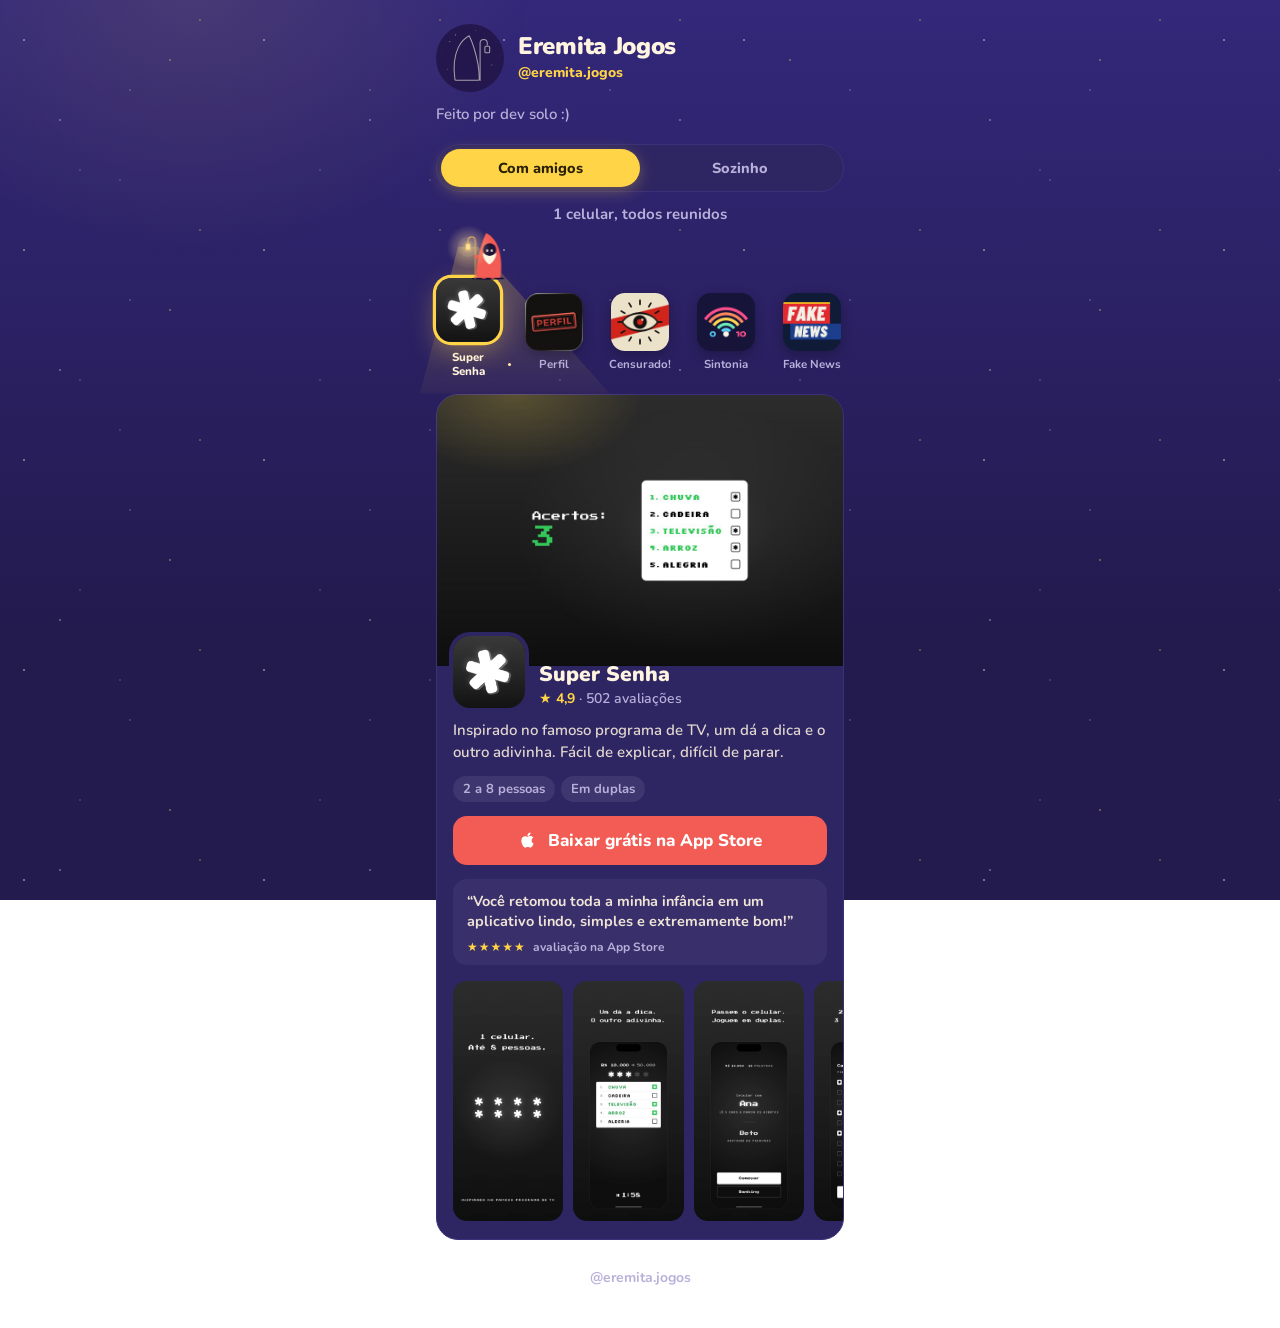
<file: index.html>
<!doctype html>
<html lang="pt-BR">
<head>
<meta charset="utf-8">
<meta name="viewport" content="width=device-width, initial-scale=1, viewport-fit=cover">
<title>Eremita Jogos</title>
<meta name="description" content="Jogos feitos por um dev solo, pra jogar com os amigos num celular só ou sozinho. Grátis na App Store.">
<meta property="og:title" content="Eremita Jogos">
<meta property="og:description" content="Jogos feitos por um dev solo, pra jogar com os amigos num celular só ou sozinho.">
<script>
  // O tipo de jogo (com amigos ou sozinho) vem do endereço antes da primeira pintura, para a fila não
  // piscar com o outro tipo; sem nada, abre em "Com amigos". #sozinho abre direto nos jogos solo.
  document.documentElement.dataset.tipo = location.hash === '#sozinho' ? 'sozinho' : 'amigos';
</script>
<meta property="og:image" content="https://talessouza.github.io/eremita/img/eremita.jpg">
<meta name="theme-color" content="#231A4E">
<link rel="icon" href="img/eremita.jpg">
<link rel="preconnect" href="https://fonts.googleapis.com">
<link rel="preconnect" href="https://fonts.gstatic.com" crossorigin>
<link href="https://fonts.googleapis.com/css2?family=Nunito:wght@500;700;800;900&display=swap" rel="stylesheet">
<style>
  :root {
    --noite: #231A4E;
    --cartao: #2E2563;
    --borda: #3B3178;
    --manto: #F25C54;
    --lanterna: #FFD447;
    --creme: #FFF4E0;
    --apagado: #B9B0DA;
  }
  * { box-sizing: border-box; margin: 0; }
  body {
    background: var(--noite);
    color: var(--creme);
    font-family: Nunito, system-ui, sans-serif;
    min-height: 100vh;
    -webkit-font-smoothing: antialiased;
  }
  main { max-width: 440px; margin: 0 auto; padding: 24px 16px 40px; }

  /* O céu do eremita: duas camadas de estrelinhas piscando em ritmos diferentes, e o calor da lanterna
     atrás do cabeçalho. */
  body::before, body::after { content: ""; position: fixed; inset: 0; pointer-events: none; z-index: -1; }
  body::before {
    background:
      radial-gradient(1.4px 1.4px at 24px 40px, rgba(255, 244, 224, .8), transparent),
      radial-gradient(1px 1px at 130px 90px, rgba(255, 244, 224, .6), transparent),
      radial-gradient(1.2px 1.2px at 200px 20px, rgba(201, 163, 106, .9), transparent),
      radial-gradient(1px 1px at 80px 170px, rgba(255, 244, 224, .5), transparent);
    background-size: 240px 210px;
    animation: brilha 3.6s ease-in-out infinite alternate;
  }
  body::after {
    background:
      radial-gradient(1.2px 1.2px at 60px 120px, rgba(255, 244, 224, .7), transparent),
      radial-gradient(1.6px 1.6px at 170px 60px, rgba(201, 163, 106, .8), transparent),
      radial-gradient(1px 1px at 120px 180px, rgba(255, 244, 224, .5), transparent),
      radial-gradient(ellipse 340px 260px at 15% 0, rgba(255, 212, 71, .1), transparent);
    background-size: 310px 250px, 310px 250px, 310px 250px, 100% 100%;
    background-repeat: repeat, repeat, repeat, no-repeat;
    animation: brilha 5.2s ease-in-out -2s infinite alternate;
  }
  @keyframes brilha { from { opacity: .35; } to { opacity: 1; } }
  /* O céu pela hora de Brasília: de dia as estrelas quase somem; no amanhecer e no entardecer o pé da
     tela esquenta. */
  [data-ceu="dia"] body::before, [data-ceu="dia"] body::after { animation-name: brilha-dia; }
  @keyframes brilha-dia { from { opacity: .08; } to { opacity: .3; } }
  [data-ceu="dia"] body { background: linear-gradient(#33287A, var(--noite) 70%) fixed; }
  [data-ceu="amanhecer"] body, [data-ceu="entardecer"] body { background: linear-gradient(var(--noite) 50%, #4A2A63 80%, #8C4560) fixed; }

  /* A abertura: o cabeçalho, os ícones um a um, a lanterna acendendo e o cartão subindo. */
  header, .lema { animation: chega .5s cubic-bezier(.2, .8, .3, 1) both; }
  .lema { animation-delay: .08s; }
  .ic { animation: salta .45s cubic-bezier(.3, 1.4, .5, 1) both; }
  .ic:nth-of-type(1) { animation-delay: .15s; } .ic:nth-of-type(2) { animation-delay: .22s; }
  .ic:nth-of-type(3) { animation-delay: .29s; } .ic:nth-of-type(4) { animation-delay: .36s; }
  .ic:nth-of-type(5) { animation-delay: .43s; }
  .ic:nth-of-type(6) { animation-delay: .15s; } .ic:nth-of-type(7) { animation-delay: .22s; }
  .palco { animation: chega .55s cubic-bezier(.2, .8, .3, 1) .5s both; }
  @keyframes chega { from { opacity: 0; transform: translateY(14px); } }
  @keyframes salta { from { opacity: 0; transform: translateY(12px) scale(.7); } }

  /* O cabeçalho em linha, para os ícones de todos os jogos caberem na primeira tela. */
  header { display: flex; align-items: center; gap: 14px; }
  .avatar { position: relative; width: 68px; height: 68px; flex: none; }
  .avatar::before {
    content: ""; position: absolute; inset: -12px; border-radius: 50%;
    background: radial-gradient(circle, rgba(255, 212, 71, .22), transparent 68%); transition: opacity .3s ease;
  }
  /* Quando ele pula do disco, a luz vai junto (o .brilho dele) e o disco fica no escuro. */
  .avatar.vazio::before { opacity: 0; }
  /* E no lugar dele fica a alma: só o contorno, respirando devagar. */
  .alma { opacity: 0; transition: opacity .6s ease .2s; }
  .avatar.vazio .alma { opacity: 1; animation: alma 3.2s ease-in-out .8s infinite; }
  @keyframes alma { 50% { opacity: .45; } }
  .avatar svg { position: relative; width: 100%; height: 100%; display: block; }

  /* O eremita caminhando: o corpo sobe e balança a cada passo, os pés aparecem por baixo do manto, a
     lanterna pendula no cajado e as estrelas passam devagar ao fundo. */
  .avatar svg *, .andarilho svg * { transform-box: view-box; }
  .er-corpo { transform-origin: 118px 212px; animation: er-passo 1.1s ease-in-out infinite; }
  @keyframes er-passo {
    0%, 50%, 100% { transform: translateY(0) rotate(0); }
    25% { transform: translateY(-3px) rotate(-1.5deg); }
    75% { transform: translateY(-3px) rotate(1.5deg); }
  }
  .er-pe { animation: er-pe 1.1s ease-in-out infinite; }
  .er-pe + .er-pe { animation-delay: -.55s; }
  @keyframes er-pe { 0%, 50%, 100% { transform: translate(0, 0); } 25% { transform: translate(3px, -3px); } }
  .er-sombra { transform-origin: 118px 214px; animation: er-sombra .55s ease-in-out infinite alternate; }
  @keyframes er-sombra { to { transform: scaleX(.92); opacity: .7; } }
  .er-lanterna { transform-origin: 193px 79px; animation: er-pendulo 2.2s ease-in-out infinite alternate; }
  @keyframes er-pendulo { from { transform: rotate(-7deg); } to { transform: rotate(7deg); } }
  .er-halo { animation: er-chama 1.7s ease-in-out infinite alternate; }
  @keyframes er-chama { from { opacity: .75; } to { opacity: 1; } }
  .er-ceu { animation: er-ceu 26s linear infinite; }
  .er-ceu.longe { animation-duration: 44s; }
  @keyframes er-ceu { to { transform: translateX(-256px); } }
  @media (prefers-reduced-motion: reduce) { .avatar svg * { animation: none !important; } }

  /* O andarilho: o eremita do cabeçalho pula do disco para a trilha acima dos ícones e leva a lanterna
     até o jogo escolhido. Parado, só a lanterna balança; andando, o passo acelera. A posição vem do JS. */
  .andarilho {
    position: absolute; left: 0; top: 0; z-index: 3; width: 40px; height: 48px; visibility: hidden;
    transform-origin: 20px 24px; animation: surge .5s ease both; pointer-events: none; will-change: transform;
  }
  .andarilho.pronto { visibility: visible; pointer-events: auto; cursor: pointer; }
  .andarilho svg { transition: transform .6s ease; transform-origin: 50% 100%; }
  .andarilho.dorme svg { transform: translateY(3px) scaleY(.9); }
  .andarilho.dorme .er-corpo { animation: ronca 2.6s ease-in-out infinite; }
  .andarilho.dorme .er-lanterna { animation: none; transform: rotate(18deg); }
  @keyframes ronca { 50% { transform: translateY(2px) rotate(-3deg); } }
  .luz.fraca, .poca.fraca, .andarilho.dorme .brilho { animation: none !important; opacity: .16; transition: opacity 1s ease; }
  /* Os zzz subindo da cabeça e o "!" do susto. */
  .bolha { position: absolute; z-index: 4; pointer-events: none; font-weight: 900; font-size: 11px; color: var(--creme); }
  .bolha i { position: absolute; left: 0; bottom: 0; font-style: normal; opacity: 0; animation: zzz 2.4s ease-out infinite; }
  .bolha i:nth-child(2) { animation-delay: .8s; font-size: 13px; }
  .bolha i:nth-child(3) { animation-delay: 1.6s; font-size: 16px; }
  @keyframes zzz { 0% { opacity: 0; transform: translate(0, 0); } 20% { opacity: .9; } 100% { opacity: 0; transform: translate(14px, -30px); } }
  .bolha.susto i { animation: susto .7s ease-out both; font-size: 18px; color: var(--lanterna); }
  .bolha.susto i + i { display: none; }
  @keyframes susto { 0% { opacity: 0; transform: scale(.4); } 25% { opacity: 1; transform: translateY(-8px) scale(1.2); } 80% { opacity: 1; } 100% { opacity: 0; transform: translateY(-12px); } }
  .andarilho svg { display: block; width: 100%; height: 100%; overflow: visible; }
  .andarilho:not(.anda) .er-corpo, .andarilho:not(.anda) .er-pe, .andarilho:not(.anda) .er-sombra { animation: none; }
  .andarilho.anda .er-corpo, .andarilho.anda .er-pe { animation-duration: .36s; }
  .andarilho.anda .er-pe + .er-pe { animation-delay: -.18s; }
  .andarilho.anda .er-sombra { animation-duration: .18s; }
  /* De ícone em ícone ele vai pulando: no ar as pernas param, e no pouso ele amassa um pouquinho. */
  .andarilho.pulando .er-corpo, .andarilho.pulando .er-pe, .andarilho.pulando .er-sombra { animation: none; }
  .andarilho svg.pousa { animation: pousa .22s ease-out; }
  @keyframes pousa { 0% { transform: scale(1.08, .86); } 100% { transform: none; } }
  .brilho {
    position: absolute; left: 13px; top: -7px; width: 44px; height: 44px; border-radius: 50%; opacity: 0;
    background: radial-gradient(closest-side, rgba(255, 223, 160, .55), rgba(255, 212, 71, 0));
  }
  .leva .brilho { opacity: 1; animation: surge .3s ease both, chama 2.6s ease-in-out .3s infinite; }
  .acesa .brilho, .brilho.acesa { animation: acende .9s steps(1) both, chama 2.6s ease-in-out .95s infinite; }
  @keyframes surge { from { opacity: 0; } }

  h1 { font-weight: 900; font-size: 24px; letter-spacing: -.3px; line-height: 1.15; }
  .insta { display: inline-block; color: var(--lanterna); font-weight: 800; font-size: 14px; text-decoration: none; }
  .insta:hover { color: var(--creme); }
  .lema { color: var(--apagado); font-weight: 600; font-size: 15px; line-height: 1.45; margin-top: 12px; }

  /* Com amigos ou sozinho: a fila mostra só os jogos do tipo escolhido no interruptor. */
  html[data-tipo="amigos"] .ic[data-tipo="sozinho"], html[data-tipo="sozinho"] .ic[data-tipo="amigos"] { display: none; }
  html[data-tipo="sozinho"] .icones { justify-content: center; gap: 64px; }

  /* O interruptor entre os dois tipos, e embaixo dele a frase do escolhido. */
  .tipos { position: relative; display: flex; margin-top: 18px; padding: 4px; border-radius: 999px; background: var(--cartao); border: 1px solid var(--borda); animation: chega .5s cubic-bezier(.2, .8, .3, 1) .1s both; }
  .tipos::before {
    content: ""; position: absolute; top: 4px; bottom: 4px; left: 4px; width: calc(50% - 4px); border-radius: 999px;
    background: var(--lanterna); box-shadow: 0 4px 16px rgba(255, 212, 71, .3); transition: transform .5s cubic-bezier(.3, 1.35, .5, 1);
  }
  html[data-tipo="sozinho"] .tipos::before { transform: translateX(100%); }
  .tipos button { position: relative; flex: 1; padding: 9px 0; border: 0; background: none; cursor: pointer; color: var(--apagado); font: 800 14.5px Nunito, system-ui, sans-serif; transition: color .3s; -webkit-tap-highlight-color: transparent; }
  .tipos button[aria-pressed="true"] { color: #2A2100; }
  .frase { margin-top: 12px; text-align: center; color: var(--apagado); font-weight: 700; font-size: 15px; }
  .frase span { animation: chega .4s cubic-bezier(.2, .8, .3, 1) both; }
  html[data-tipo="amigos"] .frase [data-tipo="sozinho"], html[data-tipo="sozinho"] .frase [data-tipo="amigos"] { display: none; }

  /* A vitrine: os ícones de todos os jogos em fila e o facho da lanterna do eremita descendo do
     escolhido até o cartão dele. Sozinha ela passa de jogo em jogo (a barrinha embaixo do ícone);
     tocou num ícone, rolou ou mexeu no cartão, ela para. */
  .icones { position: relative; display: flex; justify-content: space-between; margin-top: 8px; padding-top: 54px; }
  .ic {
    position: relative; z-index: 1; width: 64px; padding: 0; border: 0; background: none; cursor: pointer;
    color: var(--apagado); font: 700 11.5px/1.2 Nunito, system-ui, sans-serif; text-align: center;
    -webkit-tap-highlight-color: transparent; transition: color .3s;
  }
  .ic img {
    display: block; width: 58px; height: 58px; margin: 0 auto 7px; border-radius: 14px;
    box-shadow: 0 4px 12px rgba(0, 0, 0, .25);
    transition: transform .4s cubic-bezier(.3, 1.4, .5, 1), box-shadow .3s;
  }
  .ic.on { color: var(--creme); font-weight: 800; }
  .ic::before {
    content: ""; position: absolute; top: 0; left: 50%; width: 58px; height: 58px; margin-left: -29px;
    border-radius: 16px; border: 2px solid var(--lanterna); opacity: 0; pointer-events: none;
  }
  .ic.estoura::before { animation: estoura .5s ease-out; }
  @keyframes estoura { from { opacity: .9; transform: scale(.9); } to { opacity: 0; transform: scale(1.7); } }
  .ic.on img { transform: translateY(-5px) scale(1.1); box-shadow: 0 0 0 3px var(--lanterna), 0 8px 24px rgba(255, 212, 71, .35); animation: respira 2.4s ease-in-out infinite; }
  @keyframes respira { 50% { box-shadow: 0 0 0 3px var(--lanterna), 0 8px 34px rgba(255, 212, 71, .6); } }
  .prog { position: absolute; left: 14px; right: 14px; bottom: -9px; height: 3px; border-radius: 2px; background: rgba(255, 255, 255, .1); overflow: hidden; opacity: 0; }
  .prog::after { content: ""; position: absolute; inset: 0; background: var(--lanterna); transform-origin: left; transform: scaleX(0); }
  .ic.on .prog { opacity: 1; }
  .ic.on .prog.roda::after { animation: enche 4.5s linear both; }
  .parado .prog { display: none; }
  @keyframes enche { to { transform: scaleX(1); } }
  /* O facho começa 55 px acima da lanterna parada, para subir junto quando ele pula. */
  .luz {
    position: absolute; top: -40px; left: -16px; right: -16px; height: 200px; pointer-events: none; overflow: hidden;
    background: linear-gradient(rgba(255, 212, 71, .34), rgba(255, 212, 71, .04));
    clip-path: polygon(50% 0, 50% 0, 50% 100%, 50% 100%); opacity: 0;
  }
  .luz.acesa { animation: acende .9s steps(1) both, chama 2.6s ease-in-out .95s infinite; }
  .luz i { position: absolute; width: 3px; height: 3px; border-radius: 50%; background: #FFE9A8; animation: poeira 6s ease-in-out infinite; }
  @keyframes poeira {
    0%, 100% { transform: translate(0, 0); opacity: 0; }
    20%, 80% { opacity: .9; }
    50% { transform: translate(10px, -26px); }
  }
  @keyframes acende { 0% { opacity: 0; } 20% { opacity: .7; } 35% { opacity: .15; } 55% { opacity: 1; } 70% { opacity: .5; } 85%, 100% { opacity: 1; } }
  @keyframes chama { 0%, 100% { opacity: 1; } 30% { opacity: .82; } 45% { opacity: .95; } 70% { opacity: .78; } }

  /* O cartão do jogo escolhido. Na troca, o novo aparece por cima do anterior (que sai de baixo). */
  .palco { position: relative; margin-top: 16px; touch-action: pan-y; }
  /* A mancha da lanterna no alto do cartão: anda só por transform, sem repintar o cartão. */
  .poca-caixa { position: absolute; left: 0; right: 0; top: 0; height: 160px; z-index: 2; pointer-events: none; overflow: hidden; border-radius: 22px 22px 0 0; }
  .poca {
    position: absolute; left: -130px; top: 0; width: 260px; height: 160px; opacity: 0; will-change: transform, opacity;
    background: radial-gradient(ellipse 130px 80px at 50% 0, rgba(255, 212, 71, .22), rgba(255, 212, 71, 0));
  }
  .poca.acesa { animation: acende .9s steps(1) both, chama 2.6s ease-in-out .95s infinite; }
  .jogo {
    display: none;
    background: var(--cartao);
    border: 1px solid var(--borda);
    border-radius: 22px;
    overflow: hidden;
  }
  .jogo.on { display: block; position: relative; z-index: 1; }
  .jogo.saindo { display: block; position: absolute; top: 0; left: 0; right: 0; }
  .jogo.entra { animation: aparece .4s cubic-bezier(.2, .8, .3, 1) both; }
  .jogo.entra.da-esquerda { animation-name: aparece-esq; }
  .jogo.entra .banner img { animation: assenta .45s ease both; }
  .jogo.entra .corpo > * { animation: sobe .35s cubic-bezier(.2, .8, .3, 1) both; }
  .jogo.entra .corpo > :nth-child(2) { animation-delay: .04s; }
  .jogo.entra .corpo > :nth-child(3) { animation-delay: .08s; }
  .jogo.entra .corpo > :nth-child(4) { animation-delay: .12s; }
  @keyframes aparece { from { opacity: 0; transform: translateX(22px); } }
  @keyframes aparece-esq { from { opacity: 0; transform: translateX(-22px); } }
  .jogo.on .baixar { position: relative; overflow: hidden; }
  .jogo.on .baixar::after {
    content: ""; position: absolute; top: 0; bottom: 0; left: -60%; width: 40%;
    background: linear-gradient(100deg, transparent, rgba(255, 255, 255, .28), transparent);
    animation: reflexo 4.5s ease-in-out 1.6s infinite;
  }
  @keyframes reflexo { 0% { transform: translateX(0); } 30%, 100% { transform: translateX(400%); } }
  @keyframes assenta { from { transform: scale(1.04); } }
  @keyframes sobe { from { opacity: 0; transform: translateY(10px); } }
  @media (prefers-reduced-motion: reduce) {
    *, *::before, *::after { animation: none !important; transition: none !important; }
    .avatar svg * { animation: none !important; }
  }
  /* A arte do jogo (a imagem de busca da App Store, 3:2) no alto do cartão. */
  .banner { position: relative; }
  .banner img { display: block; width: 100%; height: auto; aspect-ratio: 3 / 2; object-fit: cover; }
  .novo {
    position: absolute; top: 12px; left: 12px;
    background: var(--lanterna); color: #2A2100; font-weight: 900; font-size: 12px; letter-spacing: .06em;
    padding: 4px 10px; border-radius: 999px;
  }
  .corpo { padding: 0 16px 16px; }
  /* O ícone sobe e encaixa na borda da arte. */
  .topo { position: relative; display: flex; gap: 14px; align-items: flex-end; margin-top: -30px; }
  .icone { width: 72px; height: 72px; border-radius: 17px; flex: none; display: block; box-shadow: 0 0 0 4px var(--cartao); }
  .nome { font-weight: 900; font-size: 21px; line-height: 1.15; }
  .nota { color: var(--lanterna); font-weight: 800; font-size: 14px; margin-top: 3px; }
  .nota span { color: var(--apagado); font-weight: 600; }
  .nota i { font-style: normal; }
  .sobre { color: var(--creme); opacity: .86; font-weight: 600; font-size: 15px; line-height: 1.45; margin: 12px 0; }
  .fichas { display: flex; flex-wrap: wrap; gap: 6px; margin-bottom: 14px; padding: 0; list-style: none; }
  .fichas li { background: rgba(255, 255, 255, .08); color: var(--apagado); font-weight: 700; font-size: 13px; padding: 4px 10px; border-radius: 999px; }
  .baixar {
    display: flex; align-items: center; justify-content: center; gap: 10px;
    background: var(--manto); color: #fff; text-decoration: none;
    border-radius: 14px; padding: 13px 16px; font-weight: 800; font-size: 17px;
    transition: transform .12s ease;
  }
  .baixar:active { transform: scale(.97); }
  .baixar svg { width: 20px; height: 20px; flex: none; }
  /* As avaliações de verdade, uma por vez, trocando devagar. */
  .opinioes { margin: 14px 0 0; padding: 12px 14px 10px; border-radius: 14px; background: rgba(255, 255, 255, .05); display: grid; }
  .opinioes blockquote {
    grid-area: 1 / 1; margin: 0; font-weight: 700; font-size: 14.5px; line-height: 1.4; color: var(--creme);
    opacity: 0; transform: translateY(6px); transition: opacity .5s ease, transform .5s ease;
  }
  .opinioes blockquote.on { opacity: .92; transform: none; }
  .opinioes figcaption { margin-top: 8px; color: var(--apagado); font-weight: 700; font-size: 12px; }
  .opinioes figcaption span { color: var(--lanterna); letter-spacing: 1px; margin-right: 4px; }

  /* As telas da App Store numa fila de arrastar; tocar abre grande. */
  .telas {
    display: flex; gap: 10px; overflow-x: auto; scroll-snap-type: x mandatory; scroll-padding: 0 16px;
    margin: 16px -16px 0; padding: 0 16px 2px; scrollbar-width: none;
  }
  .telas::-webkit-scrollbar { display: none; }
  .tela { flex: none; padding: 0; border: 0; background: none; cursor: zoom-in; scroll-snap-align: start; border-radius: 14px; }
  .tela img { display: block; height: 240px; width: auto; border-radius: 14px; background: rgba(255, 255, 255, .06); }
  .tela-grande {
    position: fixed; inset: 0; z-index: 20; display: grid; place-items: center; padding: 24px 16px;
    background: rgba(18, 13, 43, .92); cursor: zoom-out; animation: aparece-so .2s ease both;
  }
  .tela-grande[hidden] { display: none; }
  .tela-grande img { max-width: 100%; max-height: calc(100vh - 48px); max-height: calc(100dvh - 48px); border-radius: 18px; box-shadow: 0 20px 60px rgba(0, 0, 0, .5); animation: cresce .25s cubic-bezier(.2, .8, .3, 1.1) both; }
  @keyframes aparece-so { from { opacity: 0; } }
  @keyframes cresce { from { transform: scale(.9); } }

  /* O Jogo do Milhão: o estúdio com o arco de faixas, o apresentador e as 16 lâmpadas
     da bancada acendendo em fila. */
  .estudio { position: relative; aspect-ratio: 3 / 2; background: #21150F; overflow: hidden; }
  .estudio .faixa { position: absolute; left: 50%; border-radius: 50%; transform: translateX(-50%); }
  .jogo .estudio img.apresentador {
    position: absolute; left: 50%; bottom: 40px; width: 100px; height: auto; margin-left: -50px;
    aspect-ratio: auto; object-fit: contain; animation: flutua 3.2s ease-in-out infinite;
  }
  @keyframes flutua { 50% { transform: translateY(-5px); } }
  .bancada { position: absolute; left: 0; right: 0; bottom: 0; height: 48px; box-sizing: border-box; background: #6E4128; border-top: 6px solid #8C5634; display: flex; align-items: center; justify-content: center; gap: 7px; }
  .bancada i { width: 9px; height: 9px; border-radius: 50%; background: #4E2F1E; animation: lampada 2.4s ease-in-out infinite; }
  .bancada i:last-child { width: 14px; height: 14px; }
  @keyframes lampada { 45%, 55% { background: #F4C65A; box-shadow: 0 0 8px #F4C65A; } }
  .milhao .novo { background: #E2A33B; color: #2A1A14; border-radius: 3px; }
  .avisar {
    display: flex; align-items: center; justify-content: center; border: 2px solid var(--lanterna); color: var(--lanterna);
    text-decoration: none; border-radius: 14px; padding: 11px 16px; font-weight: 800; font-size: 16px;
  }

  .so-iphone {
    text-align: center; color: var(--apagado); font-weight: 700; font-size: 15px;
    border: 1px dashed var(--borda); border-radius: 14px; padding: 13px 16px;
  }

  footer { text-align: center; margin-top: 26px; }
  footer a { color: var(--apagado); font-weight: 700; font-size: 14px; text-decoration: none; }
  footer a:hover { color: var(--creme); }
</style>
</head>
<body>
<main>
  <header>
    <!-- O céu do eremita de img/eremita.jpg. Ele mesmo começa aqui dentro e desce para a vitrine (o .andarilho). -->
    <div class="avatar">
      <svg viewBox="0 0 256 256" aria-hidden="true">
        <defs>
          <clipPath id="er-disco"><circle cx="128" cy="128" r="128"/></clipPath>
          <g id="er-estrelas">
            <circle cx="73" cy="41" r="2"/><circle cx="52" cy="66" r="2.2"/><circle cx="210" cy="154" r="2"/>
            <circle cx="44" cy="170" r="1.8"/><circle cx="150" cy="24" r="1.6"/><circle cx="232" cy="52" r="1.8"/>
          </g>
          <g id="er-poeira">
            <circle cx="20" cy="110" r="1.3"/><circle cx="100" cy="196" r="1.2"/><circle cx="182" cy="34" r="1.3"/>
            <circle cx="240" cy="120" r="1.2"/><circle cx="128" cy="140" r="1.1"/>
          </g>
        </defs>
        <g clip-path="url(#er-disco)">
          <rect width="256" height="256" fill="#24174D"/>
          <g class="er-ceu longe" fill="#C9A36A" opacity=".35"><use href="#er-poeira"/><use href="#er-poeira" x="256"/></g>
          <g class="er-ceu" fill="#C9A36A" opacity=".8"><use href="#er-estrelas"/><use href="#er-estrelas" x="256"/></g>
          <!-- A alma: o contorno do eremita no lugar exato do desenho dele (mesmas coordenadas do .andarilho). -->
          <g class="alma" fill="none" stroke="#FFF4E0" stroke-opacity=".6" stroke-width="4" stroke-linecap="round" stroke-linejoin="round">
            <path d="M166 213V72q0-14 13.5-14T193 72v7"/>
            <rect x="184" y="84" width="18" height="24" rx="4"/>
            <path d="M71 207C66 170 68 122 84 88 96 64 111 51 125 44c13 26 25 66 33 106 4 25 5 45 5 57q0 5-5 5H76q-5 0-5-5z"/>
          </g>
        </g>
      </svg>
    </div>
    <div>
      <h1>Eremita Jogos</h1>
      <a class="insta" href="https://www.instagram.com/eremita.jogos/">@eremita.jogos</a>
    </div>
  </header>
  <p class="lema">Feito por dev solo :)</p>

  <div class="tipos" role="group" aria-label="Tipo de jogo">
    <button type="button" data-tipo="amigos">Com amigos</button>
    <button type="button" data-tipo="sozinho">Sozinho</button>
  </div>
  <p class="frase"><span data-tipo="amigos">1 celular, todos reunidos</span><span data-tipo="sozinho">Sua jornada solo de diversão</span></p>

  <nav class="icones" aria-label="Jogos">
    <!-- O eremita redesenhado em vetor (mesmas cores e proporções de img/eremita.jpg), recortado na figura. -->
    <div class="bolha" hidden><i>z</i><i>z</i><i>z</i></div>
    <div class="andarilho" role="img" aria-label="O eremita da Eremita Jogos, de manto vermelho, levando a lanterna até o jogo">
      <span class="brilho"></span>
      <svg viewBox="60 40 150 180">
      <ellipse class="er-sombra" cx="118" cy="214" rx="62" ry="5" fill="#170F38"/>
      <ellipse class="er-pe" cx="100" cy="212" rx="8.5" ry="4.5" fill="#B8423C"/>
      <ellipse class="er-pe" cx="134" cy="212" rx="8.5" ry="4.5" fill="#B8423C"/>
      <g class="er-corpo">
        <path d="M166 213V72q0-14 13.5-14T193 72v7" fill="none" stroke="#C68A4E" stroke-width="4.5" stroke-linecap="round"/>
        <g class="er-lanterna">
          <g class="er-halo" fill="#FFDFA0"><circle cx="193" cy="96" r="38" opacity=".1"/><circle cx="193" cy="96" r="23" opacity=".12"/></g>
          <rect x="186" y="80" width="14" height="4" rx="1.5" fill="#D99A2E"/>
          <rect x="184" y="84" width="18" height="24" rx="4" fill="#FBD340"/>
          <rect x="189" y="89" width="8" height="14" rx="2" fill="#FFF4C8"/>
          <rect x="186" y="106" width="14" height="3" rx="1.5" fill="#D99A2E"/>
        </g>
        <path d="M71 207C66 170 68 122 84 88 96 64 111 51 125 44c13 26 25 66 33 106 4 25 5 45 5 57q0 5-5 5H76q-5 0-5-5z" fill="#F35C55"/>
        <circle cx="112" cy="107" r="25" fill="#1B1238"/>
        <ellipse cx="104" cy="110" rx="3.6" ry="5" fill="#FFF4E0"/>
        <ellipse cx="121" cy="110" rx="3.6" ry="5" fill="#FFF4E0"/>
        <path d="M88 118q24 24 49 0v10q-5 22-24 34-19-12-25-34z" fill="#FFF4E0"/>
        <circle cx="161" cy="133" r="9" fill="#DA453E"/>
      </g>
      </svg>
    </div>
    <div class="luz"><i style="left:12%;top:60%"></i><i style="left:27%;top:30%;animation-delay:-1.5s"></i><i style="left:38%;top:75%;animation-delay:-3s"></i><i style="left:46%;top:45%;animation-delay:-4.2s"></i><i style="left:55%;top:65%;animation-delay:-.8s"></i><i style="left:63%;top:25%;animation-delay:-2.4s"></i><i style="left:72%;top:55%;animation-delay:-5s"></i><i style="left:84%;top:40%;animation-delay:-3.6s"></i><i style="left:92%;top:70%;animation-delay:-1s"></i><i style="left:20%;top:85%;animation-delay:-4.6s"></i><i style="left:78%;top:85%;animation-delay:-2s"></i></div>
    <button class="ic" data-tipo="amigos" data-id="6468999579" aria-pressed="false"><img src="img/supersenha.jpg" alt="">Super Senha<i class="prog"></i></button>
    <button class="ic" data-tipo="amigos" data-id="6799121116" aria-pressed="false"><img src="img/perfilsecreto.jpg" alt="">Perfil<i class="prog"></i></button>
    <button class="ic" data-tipo="amigos" data-id="6824300117" aria-pressed="false"><img src="img/censurado.jpg" alt="">Censurado!<i class="prog"></i></button>
    <button class="ic" data-tipo="amigos" data-id="6819165991" aria-pressed="false"><img src="img/sintoniatotal.jpg" alt="">Sintonia<i class="prog"></i></button>
    <button class="ic" data-tipo="amigos" data-id="6826235174" aria-pressed="false"><img src="img/fakenews.jpg" alt="">Fake News<i class="prog"></i></button>
    <button class="ic" data-tipo="sozinho" data-id="6809085355" aria-pressed="false"><img src="img/craquefoot.jpg" alt="">Craquefoot<i class="prog"></i></button>
    <button class="ic" data-tipo="sozinho" data-id="6833503571" aria-pressed="false"><img src="img/prancheta.jpg" alt="">Prancheta<i class="prog"></i></button>
    <button class="ic" data-tipo="sozinho" data-id="6829406447" aria-pressed="false"><img src="img/jogodomilhao.jpg" alt="">Milhão<i class="prog"></i></button>
  </nav>

  <div class="palco">
    <div class="poca-caixa" aria-hidden="true"><div class="poca"></div></div>
    <section class="jogo" data-id="6468999579">
      <div class="banner">
        <img src="img/banner-supersenha.jpg" width="960" height="640" alt="Card de palavras do Super Senha com 3 acertos">
      </div>
      <div class="corpo">
        <div class="topo">
          <img class="icone" src="img/supersenha.jpg" alt="">
          <div>
            <p class="nome">Super Senha</p>
            <p class="nota">★ <b>4,9</b> <span>· <i>502</i> avaliações</span></p>
          </div>
        </div>
        <p class="sobre">Inspirado no famoso programa de TV, um dá a dica e o outro adivinha. Fácil de explicar, difícil de parar.</p>
        <ul class="fichas"><li>2 a 8 pessoas</li><li>Em duplas</li></ul>
        <a class="baixar" href="https://apps.apple.com/br/app/super-senha-jogo-de-palavras/id6468999579">
          <svg viewBox="0 0 24 24" fill="currentColor" aria-hidden="true"><path d="M16.37 12.6c-.02-2.3 1.88-3.4 1.96-3.46-1.07-1.56-2.73-1.78-3.32-1.8-1.41-.14-2.76.83-3.48.83-.72 0-1.82-.81-3-.79-1.54.02-2.97.9-3.76 2.28-1.6 2.78-.41 6.9 1.15 9.16.76 1.1 1.67 2.34 2.86 2.3 1.15-.05 1.58-.74 2.97-.74 1.38 0 1.78.74 2.99.72 1.24-.02 2.02-1.12 2.77-2.23.88-1.28 1.24-2.52 1.26-2.59-.03-.01-2.4-.92-2.42-3.66zM14.1 5.86c.63-.77 1.06-1.83.94-2.89-.91.04-2.02.61-2.67 1.37-.58.67-1.1 1.76-.96 2.8 1.02.08 2.06-.52 2.69-1.28z"/></svg>
          Baixar grátis na App Store
        </a>
        <figure class="opinioes">
          <blockquote class="on">“Você retomou toda a minha infância em um aplicativo lindo, simples e extremamente bom!”</blockquote>
          <blockquote>“Recomendo esse jogo pra jogar em grupo com vários amigos! É suuuper divertido 🙏🏼”</blockquote>
          <blockquote>“Dá pra ver que esse jogo foi muito bem pensado e construído. Parabéns ao desenvolvedor!”</blockquote>
          <blockquote>“Fácil de jogar pq só precisa de 1 cel pra várias pessoas &lt;3”</blockquote>
          <blockquote>“Um dos melhores jogos para fazer com a família”</blockquote>
          <figcaption><span>★★★★★</span> avaliação na App Store</figcaption>
        </figure>
        <div class="telas" aria-label="Telas do Super Senha">
          <button class="tela" type="button"><img src="img/telas/supersenha-1.jpg" loading="lazy" alt="Tela 1 do Super Senha na App Store"></button>
          <button class="tela" type="button"><img src="img/telas/supersenha-2.jpg" loading="lazy" alt="Tela 2 do Super Senha na App Store"></button>
          <button class="tela" type="button"><img src="img/telas/supersenha-3.jpg" loading="lazy" alt="Tela 3 do Super Senha na App Store"></button>
          <button class="tela" type="button"><img src="img/telas/supersenha-4.jpg" loading="lazy" alt="Tela 4 do Super Senha na App Store"></button>
        </div>
      </div>
    </section>

    <section class="jogo" data-id="6799121116">
      <div class="banner">
        <img src="img/banner-perfilsecreto.jpg" width="960" height="640" alt="Letreiro PERFIL aceso em vermelho sobre as fichas de dica">
      </div>
      <div class="corpo">
        <div class="topo">
          <img class="icone" src="img/perfilsecreto.jpg" alt="">
          <div>
            <p class="nome">Perfil Secreto</p>
            <p class="nota">★ <b>5,0</b> <span>· <i>12</i> avaliações</span></p>
          </div>
        </div>
        <p class="sobre">Um segredo por carta. Dez dicas, da mais vaga à quase óbvia. Quem adivinha primeiro, com menos dicas, leva mais pontos.</p>
        <ul class="fichas"><li>2 ou mais pessoas</li><li>Um lê, a mesa chuta</li></ul>
        <a class="baixar" href="https://apps.apple.com/br/app/perfil-secreto-jogo-de-dicas/id6799121116">
          <svg viewBox="0 0 24 24" fill="currentColor" aria-hidden="true"><path d="M16.37 12.6c-.02-2.3 1.88-3.4 1.96-3.46-1.07-1.56-2.73-1.78-3.32-1.8-1.41-.14-2.76.83-3.48.83-.72 0-1.82-.81-3-.79-1.54.02-2.97.9-3.76 2.28-1.6 2.78-.41 6.9 1.15 9.16.76 1.1 1.67 2.34 2.86 2.3 1.15-.05 1.58-.74 2.97-.74 1.38 0 1.78.74 2.99.72 1.24-.02 2.02-1.12 2.77-2.23.88-1.28 1.24-2.52 1.26-2.59-.03-.01-2.4-.92-2.42-3.66zM14.1 5.86c.63-.77 1.06-1.83.94-2.89-.91.04-2.02.61-2.67 1.37-.58.67-1.1 1.76-.96 2.8 1.02.08 2.06-.52 2.69-1.28z"/></svg>
          Baixar grátis na App Store
        </a>
        <figure class="opinioes">
          <blockquote class="on">“Além de ser muito legal de jogar em grupo o app é muito bonito 👏”</blockquote>
          <blockquote>“Eu amo esse jogo, meu preferido. Ficou mto massa!”</blockquote>
          <blockquote>“Eu e meus amigos nos divertimos muito!”</blockquote>
          <figcaption><span>★★★★★</span> avaliação na App Store</figcaption>
        </figure>
        <div class="telas" aria-label="Telas do Perfil Secreto">
          <button class="tela" type="button"><img src="img/telas/perfilsecreto-1.jpg" loading="lazy" alt="Tela 1 do Perfil Secreto na App Store"></button>
          <button class="tela" type="button"><img src="img/telas/perfilsecreto-2.jpg" loading="lazy" alt="Tela 2 do Perfil Secreto na App Store"></button>
          <button class="tela" type="button"><img src="img/telas/perfilsecreto-3.jpg" loading="lazy" alt="Tela 3 do Perfil Secreto na App Store"></button>
          <button class="tela" type="button"><img src="img/telas/perfilsecreto-4.jpg" loading="lazy" alt="Tela 4 do Perfil Secreto na App Store"></button>
          <button class="tela" type="button"><img src="img/telas/perfilsecreto-5.jpg" loading="lazy" alt="Tela 5 do Perfil Secreto na App Store"></button>
        </div>
      </div>
    </section>

    <section class="jogo" data-id="6824300117">
      <div class="banner">
        <img src="img/banner-censurado.jpg" width="960" height="640" alt="Explique sem dizer as proibidas: o decreto Pão de queijo com as palavras censuradas embaixo da luminária">
        <span class="novo">NOVO</span>
      </div>
      <div class="corpo">
        <div class="topo">
          <img class="icone" src="img/censurado.jpg" alt="">
          <div>
            <p class="nome">Censurado!</p>
            <p class="nota"><span>Novo na App Store</span></p>
          </div>
        </div>
        <p class="sobre">Faça seu grupo adivinhar a palavra sem dizer nenhuma das cinco proibidas, antes que o tempo acabe. Escorregou? Alguém grita Censurado!</p>
        <ul class="fichas"><li>2 ou mais pessoas</li><li>Em grupo ou em times</li></ul>
        <a class="baixar" href="https://apps.apple.com/br/app/censurado-palavra-proibida/id6824300117">
          <svg viewBox="0 0 24 24" fill="currentColor" aria-hidden="true"><path d="M16.37 12.6c-.02-2.3 1.88-3.4 1.96-3.46-1.07-1.56-2.73-1.78-3.32-1.8-1.41-.14-2.76.83-3.48.83-.72 0-1.82-.81-3-.79-1.54.02-2.97.9-3.76 2.28-1.6 2.78-.41 6.9 1.15 9.16.76 1.1 1.67 2.34 2.86 2.3 1.15-.05 1.58-.74 2.97-.74 1.38 0 1.78.74 2.99.72 1.24-.02 2.02-1.12 2.77-2.23.88-1.28 1.24-2.52 1.26-2.59-.03-.01-2.4-.92-2.42-3.66zM14.1 5.86c.63-.77 1.06-1.83.94-2.89-.91.04-2.02.61-2.67 1.37-.58.67-1.1 1.76-.96 2.8 1.02.08 2.06-.52 2.69-1.28z"/></svg>
          Baixar grátis na App Store
        </a>
        <figure class="opinioes">
          <blockquote class="on">“Acho que foi o app mais bonito que baixei esse ano, além do jogo ser muito divertido!”</blockquote>
          <blockquote>“Gostei muito da introdução e a dinâmica é divertida!”</blockquote>
          <figcaption><span>★★★★★</span> avaliação na App Store</figcaption>
        </figure>
        <div class="telas" aria-label="Telas do Censurado!">
          <button class="tela" type="button"><img src="img/telas/censurado-1.jpg" loading="lazy" alt="Tela 1 do Censurado! na App Store"></button>
          <button class="tela" type="button"><img src="img/telas/censurado-2.jpg" loading="lazy" alt="Tela 2 do Censurado! na App Store"></button>
          <button class="tela" type="button"><img src="img/telas/censurado-3.jpg" loading="lazy" alt="Tela 3 do Censurado! na App Store"></button>
          <button class="tela" type="button"><img src="img/telas/censurado-4.jpg" loading="lazy" alt="Tela 4 do Censurado! na App Store"></button>
          <button class="tela" type="button"><img src="img/telas/censurado-5.jpg" loading="lazy" alt="Tela 5 do Censurado! na App Store"></button>
          <button class="tela" type="button"><img src="img/telas/censurado-6.jpg" loading="lazy" alt="Tela 6 do Censurado! na App Store"></button>
          <button class="tela" type="button"><img src="img/telas/censurado-7.jpg" loading="lazy" alt="Tela 7 do Censurado! na App Store"></button>
        </div>
      </div>
    </section>

    <section class="jogo" data-id="6819165991">
      <div class="banner">
        <img src="img/banner-sintoniatotal.jpg" width="960" height="640" alt="Uma comida nota ?, com a régua de 0 a 10 e o 7 escolhido">
        <span class="novo">NOVO</span>
      </div>
      <div class="corpo">
        <div class="topo">
          <img class="icone" src="img/sintoniatotal.jpg" alt="">
          <div>
            <p class="nome">Sintonia Total</p>
            <p class="nota"><span>Novo na App Store</span></p>
          </div>
        </div>
        <p class="sobre">Uma frase, uma resposta e uma nota de 0 a 10 que só quem respondeu sabe. A mesa chuta a nota, e quem chega mais perto pontua.</p>
        <ul class="fichas"><li>2 a 12 pessoas</li><li>Em grupo ou em times</li></ul>
        <a class="baixar" href="https://apps.apple.com/br/app/sintonia-total-qual-a-nota/id6819165991">
          <svg viewBox="0 0 24 24" fill="currentColor" aria-hidden="true"><path d="M16.37 12.6c-.02-2.3 1.88-3.4 1.96-3.46-1.07-1.56-2.73-1.78-3.32-1.8-1.41-.14-2.76.83-3.48.83-.72 0-1.82-.81-3-.79-1.54.02-2.97.9-3.76 2.28-1.6 2.78-.41 6.9 1.15 9.16.76 1.1 1.67 2.34 2.86 2.3 1.15-.05 1.58-.74 2.97-.74 1.38 0 1.78.74 2.99.72 1.24-.02 2.02-1.12 2.77-2.23.88-1.28 1.24-2.52 1.26-2.59-.03-.01-2.4-.92-2.42-3.66zM14.1 5.86c.63-.77 1.06-1.83.94-2.89-.91.04-2.02.61-2.67 1.37-.58.67-1.1 1.76-.96 2.8 1.02.08 2.06-.52 2.69-1.28z"/></svg>
          Baixar grátis na App Store
        </a>
        <div class="telas" aria-label="Telas do Sintonia Total">
          <button class="tela" type="button"><img src="img/telas/sintoniatotal-1.jpg" loading="lazy" alt="Tela 1 do Sintonia Total na App Store"></button>
          <button class="tela" type="button"><img src="img/telas/sintoniatotal-2.jpg" loading="lazy" alt="Tela 2 do Sintonia Total na App Store"></button>
          <button class="tela" type="button"><img src="img/telas/sintoniatotal-3.jpg" loading="lazy" alt="Tela 3 do Sintonia Total na App Store"></button>
          <button class="tela" type="button"><img src="img/telas/sintoniatotal-4.jpg" loading="lazy" alt="Tela 4 do Sintonia Total na App Store"></button>
        </div>
      </div>
    </section>

    <section class="jogo" data-id="6826235174">
      <div class="banner">
        <img src="img/banner-fakenews.jpg" width="960" height="640" alt="Verdade ou mentira? A pergunta no telão do plantão e o botão FAKE!">
        <span class="novo">NOVO</span>
      </div>
      <div class="corpo">
        <div class="topo">
          <img class="icone" src="img/fakenews.jpg" alt="">
          <div>
            <p class="nome">Fake News</p>
            <p class="nota"><span>Novo na App Store</span></p>
          </div>
        </div>
        <p class="sobre">A pergunta entra no ar e cada um aumenta o boato, sem passar da resposta. Quem não acreditar grita Fake!, e a checagem abre a resposta.</p>
        <ul class="fichas"><li>2 a 10 pessoas</li><li>Em grupo ou a dois</li></ul>
        <a class="baixar" href="https://apps.apple.com/br/app/fake-news-verdade-ou-mentira/id6826235174">
          <svg viewBox="0 0 24 24" fill="currentColor" aria-hidden="true"><path d="M16.37 12.6c-.02-2.3 1.88-3.4 1.96-3.46-1.07-1.56-2.73-1.78-3.32-1.8-1.41-.14-2.76.83-3.48.83-.72 0-1.82-.81-3-.79-1.54.02-2.97.9-3.76 2.28-1.6 2.78-.41 6.9 1.15 9.16.76 1.1 1.67 2.34 2.86 2.3 1.15-.05 1.58-.74 2.97-.74 1.38 0 1.78.74 2.99.72 1.24-.02 2.02-1.12 2.77-2.23.88-1.28 1.24-2.52 1.26-2.59-.03-.01-2.4-.92-2.42-3.66zM14.1 5.86c.63-.77 1.06-1.83.94-2.89-.91.04-2.02.61-2.67 1.37-.58.67-1.1 1.76-.96 2.8 1.02.08 2.06-.52 2.69-1.28z"/></svg>
          Baixar grátis na App Store
        </a>
        <div class="telas" aria-label="Telas do Fake News">
          <button class="tela" type="button"><img src="img/telas/fakenews-1.jpg" loading="lazy" alt="Tela 1 do Fake News na App Store"></button>
          <button class="tela" type="button"><img src="img/telas/fakenews-2.jpg" loading="lazy" alt="Tela 2 do Fake News na App Store"></button>
          <button class="tela" type="button"><img src="img/telas/fakenews-3.jpg" loading="lazy" alt="Tela 3 do Fake News na App Store"></button>
          <button class="tela" type="button"><img src="img/telas/fakenews-4.jpg" loading="lazy" alt="Tela 4 do Fake News na App Store"></button>
          <button class="tela" type="button"><img src="img/telas/fakenews-5.jpg" loading="lazy" alt="Tela 5 do Fake News na App Store"></button>
          <button class="tela" type="button"><img src="img/telas/fakenews-6.jpg" loading="lazy" alt="Tela 6 do Fake News na App Store"></button>
          <button class="tela" type="button"><img src="img/telas/fakenews-7.jpg" loading="lazy" alt="Tela 7 do Fake News na App Store"></button>
        </div>
      </div>
    </section>

    <section class="jogo" data-id="6809085355" data-play="https://play.google.com/store/apps/details?id=com.tales.craquefoot">
      <div class="banner">
        <img src="img/banner-craquefoot.jpg" width="960" height="640" alt="Placar de 2 a 2 e a escolha de um lance cara a cara">
      </div>
      <div class="corpo">
        <div class="topo">
          <img class="icone" src="img/craquefoot.jpg" alt="">
          <div>
            <p class="nome">Craquefoot</p>
            <p class="nota">★ <b>4,6</b> <span>· <i>12</i> avaliações</span></p>
          </div>
        </div>
        <p class="sobre">Crie um jogador, herde atributos de lendas do futebol e comece na Série A ou na Série B. Daí em diante, cada partida é sua.</p>
        <ul class="fichas"><li>Para jogar sozinho</li><li>Carreira no futebol</li></ul>
        <a class="baixar" href="https://apps.apple.com/br/app/craquefoot/id6809085355">
          <svg viewBox="0 0 24 24" fill="currentColor" aria-hidden="true"><path d="M16.37 12.6c-.02-2.3 1.88-3.4 1.96-3.46-1.07-1.56-2.73-1.78-3.32-1.8-1.41-.14-2.76.83-3.48.83-.72 0-1.82-.81-3-.79-1.54.02-2.97.9-3.76 2.28-1.6 2.78-.41 6.9 1.15 9.16.76 1.1 1.67 2.34 2.86 2.3 1.15-.05 1.58-.74 2.97-.74 1.38 0 1.78.74 2.99.72 1.24-.02 2.02-1.12 2.77-2.23.88-1.28 1.24-2.52 1.26-2.59-.03-.01-2.4-.92-2.42-3.66zM14.1 5.86c.63-.77 1.06-1.83.94-2.89-.91.04-2.02.61-2.67 1.37-.58.67-1.1 1.76-.96 2.8 1.02.08 2.06-.52 2.69-1.28z"/></svg>
          Baixar grátis na App Store
        </a>
        <figure class="opinioes">
          <blockquote class="on">“Absolutamente viciante! Mistura a nostalgia do Brasfoot com a dinâmica de carreira do FIFA, não dá pra parar de jogar. Baita jogo!”</blockquote>
          <blockquote>“Vicia porque tem muitas opções para desenvolvimento do jogador, difícil parar de jogar. Muito bom, nota 10”</blockquote>
          <figcaption><span>★★★★★</span> avaliação na App Store</figcaption>
        </figure>
        <div class="telas" aria-label="Telas do Craquefoot">
          <button class="tela" type="button"><img src="img/telas/craquefoot-1.jpg" loading="lazy" alt="Tela 1 do Craquefoot na App Store"></button>
          <button class="tela" type="button"><img src="img/telas/craquefoot-2.jpg" loading="lazy" alt="Tela 2 do Craquefoot na App Store"></button>
          <button class="tela" type="button"><img src="img/telas/craquefoot-3.jpg" loading="lazy" alt="Tela 3 do Craquefoot na App Store"></button>
          <button class="tela" type="button"><img src="img/telas/craquefoot-4.jpg" loading="lazy" alt="Tela 4 do Craquefoot na App Store"></button>
        </div>
      </div>
    </section>

    <section class="jogo" data-id="6833503571">
      <div class="banner">
        <img src="img/banner-prancheta.jpg" width="960" height="640" alt="Diretoria, torcida e vestiário com nota, e o ultimato: 4 pontos nos próximos 3 jogos, ou a demissão">
        <span class="novo">NOVO</span>
      </div>
      <div class="corpo">
        <div class="topo">
          <img class="icone" src="img/prancheta.jpg" alt="">
          <div>
            <p class="nome">Prancheta</p>
            <p class="nota"><span>Novo na App Store</span></p>
          </div>
        </div>
        <p class="sobre">O time é seu, a pressão também. Você escala, negocia e responde na coletiva, e ganhar segura o cargo por mais uma semana.</p>
        <ul class="fichas"><li>Para jogar sozinho</li><li>Técnico de futebol</li></ul>
        <a class="baixar" href="https://apps.apple.com/br/app/prancheta-t%C3%A9cnico-de-futebol/id6833503571">
          <svg viewBox="0 0 24 24" fill="currentColor" aria-hidden="true"><path d="M16.37 12.6c-.02-2.3 1.88-3.4 1.96-3.46-1.07-1.56-2.73-1.78-3.32-1.8-1.41-.14-2.76.83-3.48.83-.72 0-1.82-.81-3-.79-1.54.02-2.97.9-3.76 2.28-1.6 2.78-.41 6.9 1.15 9.16.76 1.1 1.67 2.34 2.86 2.3 1.15-.05 1.58-.74 2.97-.74 1.38 0 1.78.74 2.99.72 1.24-.02 2.02-1.12 2.77-2.23.88-1.28 1.24-2.52 1.26-2.59-.03-.01-2.4-.92-2.42-3.66zM14.1 5.86c.63-.77 1.06-1.83.94-2.89-.91.04-2.02.61-2.67 1.37-.58.67-1.1 1.76-.96 2.8 1.02.08 2.06-.52 2.69-1.28z"/></svg>
          Baixar grátis na App Store
        </a>
        <div class="telas" aria-label="Telas do Prancheta">
          <button class="tela" type="button"><img src="img/telas/prancheta-1.jpg" loading="lazy" alt="Tela 1 do Prancheta na App Store"></button>
          <button class="tela" type="button"><img src="img/telas/prancheta-2.jpg" loading="lazy" alt="Tela 2 do Prancheta na App Store"></button>
          <button class="tela" type="button"><img src="img/telas/prancheta-3.jpg" loading="lazy" alt="Tela 3 do Prancheta na App Store"></button>
          <button class="tela" type="button"><img src="img/telas/prancheta-4.jpg" loading="lazy" alt="Tela 4 do Prancheta na App Store"></button>
        </div>
      </div>
    </section>

    <section class="jogo milhao" data-id="6829406447">
      <div class="banner estudio" role="img" aria-label="O apresentador do Jogo do Milhão, um microfone de cartola, atrás da bancada de lâmpadas">
        <i class="faixa" style="width:400px;height:400px;bottom:-150px;background:#E2A33B"></i><i class="faixa" style="width:352px;height:352px;bottom:-130px;background:#EC9A55"></i><i class="faixa" style="width:304px;height:304px;bottom:-110px;background:#D4622A"></i><i class="faixa" style="width:256px;height:256px;bottom:-90px;background:#7C2B2B"></i><i class="faixa" style="width:208px;height:208px;bottom:-70px;background:#5B3523"></i>
        <img class="apresentador" src="img/milhao-apresentador.svg" alt="">
        <div class="bancada"><i style="animation-delay:0s"></i><i style="animation-delay:0.1s"></i><i style="animation-delay:0.2s"></i><i style="animation-delay:0.3s"></i><i style="animation-delay:0.4s"></i><i style="animation-delay:0.5s"></i><i style="animation-delay:0.6s"></i><i style="animation-delay:0.7s"></i><i style="animation-delay:0.8s"></i><i style="animation-delay:0.9s"></i><i style="animation-delay:1s"></i><i style="animation-delay:1.1s"></i><i style="animation-delay:1.2s"></i><i style="animation-delay:1.3s"></i><i style="animation-delay:1.4s"></i><i style="animation-delay:1.5s"></i></div>
        <span class="novo">NOVO</span>
      </div>
      <div class="corpo">
        <div class="topo">
          <img class="icone" src="img/jogodomilhao.jpg" alt="">
          <div>
            <p class="nome">Jogo do Milhão</p>
            <p class="nota"><span>Novo na App Store</span></p>
          </div>
        </div>
        <p class="sobre">Um talk show de 1977, tarde da noite. Você, o apresentador e 16 perguntas até o milhão.</p>
        <ul class="fichas"><li>Para jogar sozinho</li><li>Perguntas e respostas</li></ul>
        <a class="baixar" href="https://apps.apple.com/br/app/jogo-do-milh%C3%A3o-quiz-offline/id6829406447">
          <svg viewBox="0 0 24 24" fill="currentColor" aria-hidden="true"><path d="M16.37 12.6c-.02-2.3 1.88-3.4 1.96-3.46-1.07-1.56-2.73-1.78-3.32-1.8-1.41-.14-2.76.83-3.48.83-.72 0-1.82-.81-3-.79-1.54.02-2.97.9-3.76 2.28-1.6 2.78-.41 6.9 1.15 9.16.76 1.1 1.67 2.34 2.86 2.3 1.15-.05 1.58-.74 2.97-.74 1.38 0 1.78.74 2.99.72 1.24-.02 2.02-1.12 2.77-2.23.88-1.28 1.24-2.52 1.26-2.59-.03-.01-2.4-.92-2.42-3.66zM14.1 5.86c.63-.77 1.06-1.83.94-2.89-.91.04-2.02.61-2.67 1.37-.58.67-1.1 1.76-.96 2.8 1.02.08 2.06-.52 2.69-1.28z"/></svg>
          Baixar grátis na App Store
        </a>
      </div>
    </section>
  </div>

  <div class="tela-grande" hidden></div>

  <footer><a href="https://www.instagram.com/eremita.jogos/">@eremita.jogos</a></footer>
</main>

<script>
  // O céu acompanha a hora de Brasília.
  (function () {
    var h = new Date(Date.now() - 3 * 36e5).getUTCHours();
    document.documentElement.dataset.ceu = h >= 5 && h < 8 ? 'amanhecer' : h >= 8 && h < 17 ? 'dia' : h >= 17 && h < 19 ? 'entardecer' : 'noite';
  })();

  // Quem chega com ?de= (ex.: o convite da home do Super Senha, ?de=supersenha) leva a origem para a
  // App Store como campanha: aparece no App Store Connect em Analytics → Fontes → Campanhas.
  var origem = (new URLSearchParams(location.search).get('de') || '').toLowerCase().replace(/[^a-z0-9-]/g, '').slice(0, 40);
  if (origem) {
    // Não oferece o jogo de onde a pessoa veio: ela já tem.
    var DE = { supersenha: '6468999579', perfil: '6799121116' };
    var proprio = DE[origem] && document.querySelector('.jogo[data-id="' + DE[origem] + '"]');
    if (proprio) {
      proprio.remove();
      document.querySelector('.ic[data-id="' + DE[origem] + '"]').remove();
    }

    document.querySelectorAll('a[href^="https://apps.apple.com/"]').forEach(function (link) {
      link.href += (link.href.indexOf('?') < 0 ? '?' : '&') + 'pt=126727673&ct=' + origem + '&mt=8';
    });

    // Conta quem chegou por ali e quem tocou em qual jogo, por dia de Brasília, num contador sem cadastro
    // (abacus). Lê com ~/.appstoreconnect/convite.py, junto dos downloads da campanha.
    var dia = new Date(Date.now() - 3 * 36e5).toISOString().slice(0, 10);
    var contar = function (nome) {
      try { fetch('https://abacus.jasoncameron.dev/hit/eremita/' + origem + '-' + dia + '-' + nome, { keepalive: true }); } catch (e) {}
    };
    contar('visita');
    document.querySelectorAll('.jogo .baixar').forEach(function (botao) {
      botao.addEventListener('click', function () { contar(botao.closest('.jogo').dataset.id); });
    });
  }

  // No Android, o botão da App Store não serve: quem tem data-play vai para o Google Play e os outros avisam.
  if (/android/i.test(navigator.userAgent)) {
    var PLAY = '<svg viewBox="0 0 24 24" fill="currentColor" aria-hidden="true"><path d="M3.6 1.8c-.3.3-.4.7-.4 1.2v18c0 .5.1.9.4 1.2l10-10.2-10-10.2zm11.2 9L5.3 1.2l11.9 6.8-2.4 2.8zm0 2.4l2.4 2.8-11.9 6.8 9.5-9.6zm3.6-4.4 2.7 1.6c.8.5.8 1.7 0 2.2l-2.7 1.6-2.7-2.7 2.7-2.7z"/></svg>';
    document.querySelectorAll('.jogo').forEach(function (card) {
      var botao = card.querySelector('.baixar');
      if (!botao) return;
      if (card.dataset.play) {
        botao.href = card.dataset.play;
        botao.innerHTML = PLAY + ' Baixar grátis no Google Play';
      } else {
        var aviso = document.createElement('p');
        aviso.className = 'so-iphone';
        aviso.textContent = 'Só no iPhone, por enquanto';
        botao.replaceWith(aviso);
      }
    });
  }

  // Nota e avaliações ao vivo da App Store (o HTML já traz os números de 20/10/2026, caso falhe).
  window.notas = function (res) {
    (res.results || []).forEach(function (app) {
      var card = document.querySelector('.jogo[data-id="' + app.trackId + '"]');
      if (!card || !app.userRatingCount) return;
      card.dataset.nota = app.averageUserRating.toFixed(1);
      card.dataset.av = app.userRatingCount;
      card.querySelector('.nota').innerHTML = '★ <b>' + app.averageUserRating.toFixed(1).replace('.', ',') + '</b> <span>· <i>' +
        app.userRatingCount.toLocaleString('pt-BR') + '</i> ' + (app.userRatingCount === 1 ? 'avaliação' : 'avaliações') + '</span>';
    });
  };
  var ids = Array.prototype.map.call(document.querySelectorAll('.jogo'), function (c) { return c.dataset.id; }).filter(function (id) { return /^\d+$/.test(id); });
  var s = document.createElement('script');
  s.src = 'https://itunes.apple.com/lookup?country=br&id=' + ids.join(',') + '&callback=notas';
  document.body.appendChild(s);

  // A vitrine: mostra um jogo por vez, passando sozinha até a pessoa tocar, rolar ou mexer no cartão. O
  // eremita leva a lanterna até o jogo escolhido, e o facho sai dela. Só entram os jogos do tipo
  // escolhido no interruptor (`icones`).
  (function () {
    var nav = document.querySelector('.icones'), luz = nav.querySelector('.luz'), palco = document.querySelector('.palco');
    var eremita = nav.querySelector('.andarilho'), avatar = document.querySelector('.avatar svg');
    var todos = Array.prototype.slice.call(nav.querySelectorAll('.ic')), icones = [];
    var calmo = matchMedia('(prefers-reduced-motion: reduce)').matches;
    var atual = null, timer = null, passo = 0, abertura = true, noTopo = true, mexeu = false;
    var bolha = nav.querySelector('.bolha'), sonoT = null, dormindo = false, voltas = 0;
    var poca = palco.querySelector('.poca'), luzW = 0;
    var cartao = function (id) { return palco.querySelector('.jogo[data-id="' + id + '"]'); };

    // O eremita: x é a esquerda dele na fila (40 px de largura), vira para onde anda. A lanterna fica a
    // 35,5 px da esquerda olhando para a direita e a 4,5 px olhando para a esquerda.
    var er = { x: 0, y: 0, lado: 1 };
    var lanterna = function () { return er.x + (er.lado > 0 ? 35.5 : 4.5); };
    // O facho sai da lanterna (e sobe junto quando ele pula) e abre numa base de 190 px que passa no
    // máximo 16 px da borda do cartão. A largura vem de mede(): ler o layout a cada quadro travava.
    // Na abertura, apagado, ele já espera no lugar do pouso: o Safari, ao acender, mostra por um instante
    // o último recorte pintado com ele apagado (o do pulo, lá em cima), então não pode acompanhar o pulo.
    var pouso = null, pousoDe = null;
    function facho() {
      if (abertura && atual && pousoDe !== atual) { pouso = parada(atual); pousoDe = atual; }
      var p = abertura && atual && pouso, base = 190;
      var x = (p ? p.x + (p.lado > 0 ? 35.5 : 4.5) : lanterna()) + 16, y = p ? 55 : Math.max(0, 55 + er.y);
      var esq = Math.max(0, Math.min(luzW - base, x - base / 2));
      luz.style.clipPath = 'polygon(' + (x - 10) + 'px ' + y + 'px,' + (x + 10) + 'px ' + y + 'px,' + (esq + base) + 'px 100%,' + esq + 'px 100%)';
      poca.style.transform = 'translateX(' + (esq + base / 2 - 16) + 'px)';
    }
    function poe() {
      eremita.style.transform = 'translate(' + er.x + 'px,' + er.y + 'px) scaleX(' + er.lado + ')';
      facho();
    }
    // Onde ele para diante de um ícone: com a lanterna em cima do ícone e o corpo para o lado de dentro.
    function parada(botao) {
      var cx = botao.offsetLeft + botao.offsetWidth / 2, lado = cx <= nav.offsetWidth / 2 ? -1 : 1;
      return { x: lado < 0 ? cx - 4.5 : cx - 35.5, lado: lado };
    }
    var mede = function () { pousoDe = null; luz.style.height = (palco.offsetTop - nav.offsetTop + 40) + 'px'; luzW = luz.offsetWidth; };
    // Um pulo de onde ele está até `alvo`, com `alto` px de altura, em `dur` ms. Saindo do chão, a sombra
    // fica no chão e encolhe enquanto ele está no ar.
    var svg = eremita.querySelector('svg'), somb = eremita.querySelector('.er-sombra');
    function sombra(y) {
      somb.style.transform = y ? 'translateY(' + (-y * 3.75) + 'px) scale(' + Math.max(.5, 1 + y / 90) + ')' : '';
    }
    function pousa() { svg.classList.remove('pousa'); void svg.getBBox(); svg.classList.add('pousa'); }
    function voo(alvo, alto, dur, meu, pronto) {
      var de = { x: er.x, y: er.y }, chao = de.y === 0, t0 = null;
      requestAnimationFrame(function quadro(agora) {
        if (meu !== passo) return;
        if (t0 === null) t0 = agora;
        var t = Math.min(1, (agora - t0) / dur);
        er.x = de.x + (alvo - de.x) * t;
        er.y = de.y * (1 - t * t) - alto * Math.sin(Math.PI * t);
        poe();
        if (chao) sombra(er.y);
        if (t < 1) return requestAnimationFrame(quadro);
        er.y = 0; poe(); sombra(0); pousa();
        pronto();
      });
    }
    // Vai até `alvo` (com `arco`, num pulo só daquela altura; sem, pulando de ícone em ícone pelo
    // caminho), de frente para onde vai, e no fim vira para `lado`. O relógio de cada pulo começa no
    // primeiro quadro desenhado: com a página escondida, contando da chamada, ele apareceria já pousado.
    function anda(alvo, lado, arco, pronto) {
      var meu = ++passo, dist = Math.abs(alvo - er.x);
      var fim = function () { eremita.classList.remove('anda', 'pulando'); er.lado = lado; poe(); if (pronto) pronto(); };
      if (calmo || (dist < 1 && !arco)) { er.x = alvo; er.y = 0; er.lado = lado; poe(); sombra(0); if (pronto) pronto(); return; }
      eremita.classList.add('anda', 'pulando');
      if (dist >= 1) er.lado = alvo > er.x ? 1 : -1;
      if (arco) return voo(alvo, arco, arco > 30 ? 720 : 360, meu, fim);
      var dir = er.lado, paradas = [];
      icones.forEach(function (b) {
        var x = b.offsetLeft + b.offsetWidth / 2 - (dir > 0 ? 35.5 : 4.5);
        if ((x - er.x) * dir > 8 && (alvo - x) * dir > 8) paradas.push(x);
      });
      paradas.sort(function (a, b) { return (a - b) * dir; });
      paradas.push(alvo);
      (function proximo(i) {
        if (meu !== passo) return;
        if (i === paradas.length) return fim();
        var d = Math.abs(paradas[i] - er.x);
        voo(paradas[i], 14 + d * .12, Math.min(420, 240 + d * .9), meu, function () {
          setTimeout(function () { proximo(i + 1); }, 50);
        });
      })(0);
    }

    // A nota e as avaliações contando até o número quando o cartão aparece.
    function conta(card) {
      var b = card.querySelector('.nota b'), i = card.querySelector('.nota i');
      if (!b || !i || calmo) return;
      if (!card.dataset.nota) { card.dataset.nota = b.textContent.replace(',', '.'); card.dataset.av = i.textContent.replace(/\D/g, ''); }
      var nota = +card.dataset.nota, av = +card.dataset.av, t0 = null;
      requestAnimationFrame(function quadro(agora) {
        if (t0 === null) t0 = agora;
        var t = Math.min(1, (agora - t0) / 700), e = 1 - Math.pow(1 - t, 3);
        b.textContent = (nota * e).toFixed(1).replace('.', ',');
        i.textContent = Math.round(av * e).toLocaleString('pt-BR');
        if (t < 1) requestAnimationFrame(quadro);
      });
    }

    function mostra(botao, anima) {
      if (botao === atual) return;
      var antes = atual && cartao(atual.dataset.id);
      var volta = atual && icones.indexOf(botao) < icones.indexOf(atual);
      atual = botao;
      todos.forEach(function (b) { b.classList.toggle('on', b === botao); b.setAttribute('aria-pressed', b === botao); });
      var p = parada(botao);
      if (!abertura) anda(p.x, p.lado);
      var novo = cartao(botao.dataset.id);
      if (antes) {
        antes.classList.remove('on', 'entra');
        antes.classList.add('saindo');
        setTimeout(function () { antes.classList.remove('saindo'); }, 400);
      }
      novo.classList.remove('entra', 'da-esquerda');
      novo.classList.add('on');
      if (anima) { void novo.offsetWidth; novo.classList.add('entra'); novo.classList.toggle('da-esquerda', !!volta); }
      conta(novo);
      var pr = botao.querySelector('.prog');
      pr.classList.remove('roda'); void pr.offsetWidth; pr.classList.add('roda');
    }
    function para() {
      mexeu = true;
      if (!timer) return;
      clearInterval(timer); timer = null;
      nav.classList.add('parado');
      cochila();
    }
    var vizinho = function (d) { return icones[(icones.indexOf(atual) + d + icones.length) % icones.length]; };
    function acende() {
      [luz, poca].forEach(function (el) { el.classList.add('acesa'); });
      abertura = false;
      if (calmo || mexeu) return cochila();
      nav.classList.remove('parado');
      var pr = atual.querySelector('.prog'); pr.classList.remove('roda'); void pr.offsetWidth; pr.classList.add('roda');
      // A vitrine dá uma volta sozinha e para no primeiro jogo.
      timer = setInterval(function () {
        mostra(vizinho(1), true);
        if (++voltas < icones.length) return;
        clearInterval(timer); timer = null;
        nav.classList.add('parado');
        cochila();
      }, 4500);
    }

    // Parado e sem ninguém mexer por 8 s, ele senta, a lanterna fica fraquinha e sobem os zzz. Qualquer
    // toque, rolagem ou tecla acorda ele num susto, com um pulinho e a lanterna acendendo de novo.
    function cochila() {
      clearTimeout(sonoT);
      if (calmo || abertura || timer || dormindo) return;
      sonoT = setTimeout(dorme, 8000);
    }
    function bolhaNaCabeca(susto) {
      bolha.classList.toggle('susto', !!susto);
      bolha.querySelector('i').textContent = susto ? '!' : 'z';
      bolha.style.left = (er.x + (er.lado > 0 ? 18 : 10)) + 'px';
      bolha.style.top = (er.y + 6) + 'px';
      bolha.hidden = false;
    }
    function dorme() {
      if (eremita.classList.contains('anda')) return cochila();
      dormindo = true;
      eremita.classList.add('dorme');
      luz.classList.add('fraca'); poca.classList.add('fraca');
      bolhaNaCabeca(false);
    }
    function acorda() {
      dormindo = false;
      eremita.classList.remove('dorme');
      luz.classList.remove('fraca'); poca.classList.remove('fraca');
      bolhaNaCabeca(true);
      var b = bolha.querySelector('i'); b.style.animation = 'none'; void b.offsetWidth; b.style.animation = '';
      setTimeout(function () { if (!dormindo) bolha.hidden = true; }, 700);
      anda(er.x, er.lado, 18);
      [luz, poca, eremita].forEach(function (el) { el.classList.remove('acesa'); void el.offsetWidth; el.classList.add('acesa'); });
    }
    var mexendo = function () { if (dormindo) acorda(); cochila(); };
    ['pointerdown', 'keydown'].forEach(function (ev) { addEventListener(ev, mexendo); });
    addEventListener('scroll', mexendo, { passive: true });
    // Tocar nele: um pulinho (se estiver cochilando, o toque só acorda).
    var acordou = false;
    eremita.addEventListener('pointerdown', function () { acordou = dormindo; });
    eremita.addEventListener('click', function () {
      if (!acordou && !abertura && !eremita.classList.contains('anda')) anda(er.x, er.lado, 26);
    });

    // A abertura: o eremita aparece no disco do cabeçalho, pula para a trilha quando os ícones chegam e
    // anda até o primeiro jogo; ao chegar, a lanterna acende e a vitrine começa a passar.
    // Se a pessoa trocar de jogo no meio da abertura, ele segue até o jogo novo antes de acender.
    function chega() {
      var p = parada(atual);
      if (Math.abs(p.x - er.x) > 1) anda(p.x, p.lado, false, chega);
      else { er.lado = p.lado; poe(); acende(); }
    }
    // Antes do pulo ele fica no disco do cabeçalho, no lugar exato do desenho (medido de novo a cada
    // mudança de tamanho: a prévia do Artifact, por exemplo, redimensiona logo depois de abrir).
    function noDisco() {
      var a = avatar.getBoundingClientRect(), n = nav.getBoundingClientRect(), k = a.width / 256;
      er.x = a.left + 60 * k - n.left; er.y = a.top + 40 * k - n.top; er.lado = 1;
      poe();
    }
    // A luz do disco é a lanterna dele: sai junto no pulo e chega já acesa (no pouso só o facho acende).
    var leva = function () { avatar.parentNode.classList.add('vazio'); eremita.classList.add('leva'); };

    // Escolher o tipo: a fila fica só com os jogos dele. Na abertura o eremita pula do disco para o
    // primeiro jogo; trocando depois, ele vai pulando até o novo.
    var vez = 0, raiz = document.documentElement, chaves = document.querySelectorAll('.tipos button');
    function escolhe(tipo, anima) {
      var minha = ++vez;
      clearInterval(timer); timer = null; voltas = 0;
      raiz.dataset.tipo = tipo;
      chaves.forEach(function (c) { c.setAttribute('aria-pressed', c.dataset.tipo === tipo); });
      icones = todos.filter(function (b) { return b.dataset.tipo === tipo; });
      palco.querySelectorAll('.jogo.on').forEach(function (c) { c.classList.remove('on', 'entra'); });
      atual = null;
      nav.classList.add('parado');
      if (!noTopo) { mostra(icones[0], anima); mede(); return; }
      abertura = true; mexeu = false;
      mostra(icones[0], false);
      mede();
      if (calmo) { var p0 = parada(atual); noTopo = false; er.x = p0.x; er.y = 0; er.lado = p0.lado; leva(); poe(); acende(); return; }
      noDisco();
      // O pulo só começa com a página na tela, um instante depois dos ícones chegarem.
      var pula = function () {
        if (document.hidden) return document.addEventListener('visibilitychange', pula, { once: true });
        setTimeout(function () {
          if (minha !== vez) return;
          noDisco(); noTopo = false; leva(); var p = parada(atual); anda(p.x, p.lado, 48, chega);
        }, anima ? 550 : 950);
      };
      pula();
    }
    noDisco();
    eremita.classList.add('pronto');
    escolhe(raiz.dataset.tipo, false);

    chaves.forEach(function (c) {
      c.addEventListener('click', function () {
        if (c.dataset.tipo === raiz.dataset.tipo) return;
        history.replaceState(null, '', '#' + c.dataset.tipo);
        escolhe(c.dataset.tipo, true);
      });
    });

    todos.forEach(function (b) {
      b.addEventListener('click', function () {
        para(); mostra(b, true);
        b.classList.remove('estoura'); void b.offsetWidth; b.classList.add('estoura');
      });
    });
    // Arrastar o cartão para o lado troca de jogo.
    var toque = null;
    // O arrasto do cartão não vale dentro da fila de telas; tocar numa tela abre grande.
    palco.addEventListener('pointerdown', function (e) { para(); toque = e.target.closest('.telas') ? null : { x: e.clientX, y: e.clientY }; });
    var grande = document.querySelector('.tela-grande');
    palco.addEventListener('click', function (e) {
      var t = e.target.closest('.tela');
      if (!t) return;
      var img = t.querySelector('img');
      grande.innerHTML = '<img src="' + img.src + '" alt="' + img.alt + '">';
      grande.hidden = false;
    });
    grande.addEventListener('click', function () { grande.hidden = true; });
    addEventListener('keydown', function (e) { if (e.key === 'Escape') grande.hidden = true; });
    // As avaliações trocam a cada 5 s no cartão à mostra.
    if (!calmo) setInterval(function () {
      var f = palco.querySelector('.jogo.on .opinioes');
      if (!f) return;
      var qs = f.querySelectorAll('blockquote'), i = Array.prototype.findIndex.call(qs, function (q) { return q.classList.contains('on'); });
      qs[i].classList.remove('on'); qs[(i + 1) % qs.length].classList.add('on');
    }, 5000);
    palco.addEventListener('pointerup', function (e) {
      if (!toque) return;
      var dx = e.clientX - toque.x, dy = e.clientY - toque.y;
      toque = null;
      if (Math.abs(dx) > 45 && Math.abs(dx) > 1.5 * Math.abs(dy)) mostra(vizinho(dx < 0 ? 1 : -1), true);
    });
    palco.addEventListener('pointercancel', function () { toque = null; });
    addEventListener('scroll', function () { if (scrollY > 40) para(); }, { passive: true });
    addEventListener('resize', function () {
      mede();
      if (noTopo) noDisco();
      else if (!eremita.classList.contains('anda')) { var p = parada(atual); er.x = p.x; er.y = 0; er.lado = p.lado; poe(); }
    });
    document.fonts && document.fonts.ready.then(mede);
  })();
</script>
</body>
</html>
</file>
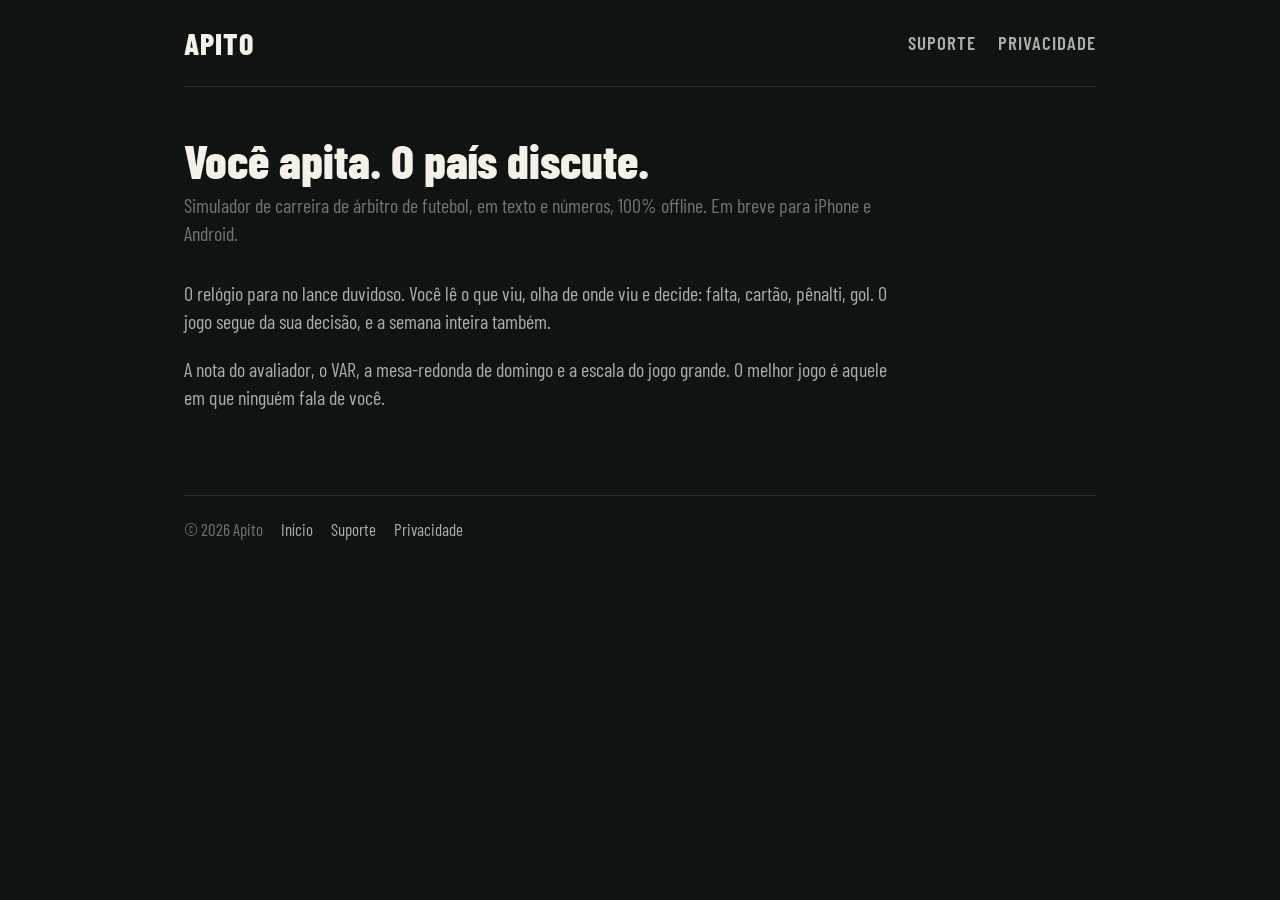
<file: apito/index.html>
<!doctype html>
<html lang="pt-BR">
<head>
  <meta charset="utf-8">
  <meta name="viewport" content="width=device-width, initial-scale=1">
  <title>Apito</title>
  <meta name="description" content="Simulador de carreira de árbitro de futebol, em texto e números, 100% offline.">
  <link rel="preconnect" href="https://fonts.googleapis.com">
  <link rel="preconnect" href="https://fonts.gstatic.com" crossorigin>
  <link href="https://fonts.googleapis.com/css2?family=Barlow+Condensed:wght@500;600;700;800&display=swap" rel="stylesheet">
  <link rel="stylesheet" href="style.css">
</head>
<body>
  <div class="wrap">
    <header class="top">
      <a class="brand" href="index.html">Apito</a>
      <nav>
        <a href="suporte.html">Suporte</a>
        <a href="privacidade.html">Privacidade</a>
      </nav>
    </header>

    <main class="doc">
      <h1>Você apita. O país discute.</h1>
      <p class="meta">Simulador de carreira de árbitro de futebol, em texto e números, 100% offline. Em breve para iPhone e Android.</p>

      <p>O relógio para no lance duvidoso. Você lê o que viu, olha de onde viu e decide: falta, cartão, pênalti, gol. O jogo segue da sua decisão, e a semana inteira também.</p>
      <p>A nota do avaliador, o VAR, a mesa-redonda de domingo e a escala do jogo grande. O melhor jogo é aquele em que ninguém fala de você.</p>
    </main>

    <footer>
      <span>© 2026 Apito</span>
      <a href="index.html">Início</a>
      <a href="suporte.html">Suporte</a>
      <a href="privacidade.html">Privacidade</a>
    </footer>
  </div>
</body>
</html>
</file>
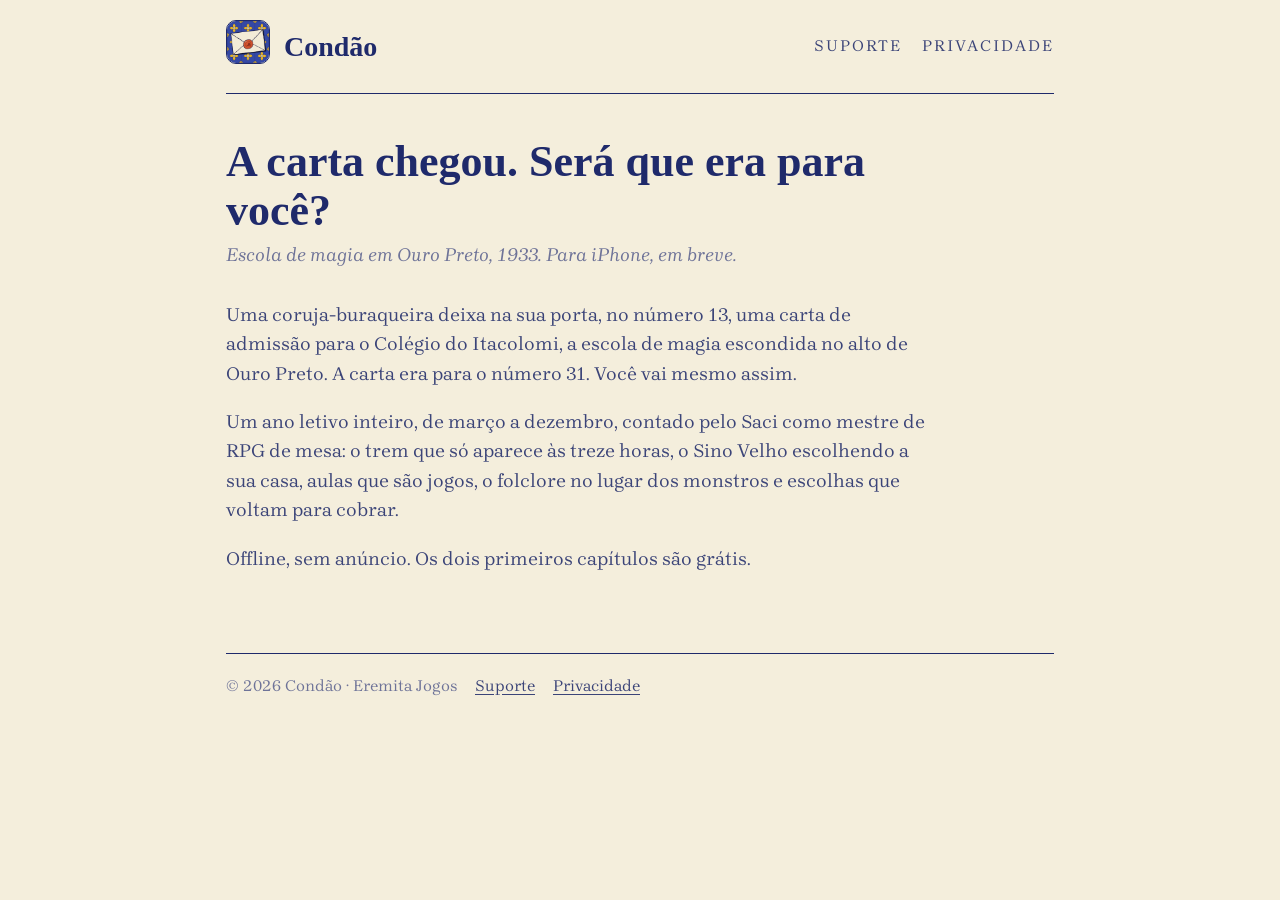
<file: condao/index.html>
<!doctype html>
<html lang="pt-BR">
<head>
  <meta charset="utf-8">
  <meta name="viewport" content="width=device-width, initial-scale=1">
  <title>Condão · Escola de Magia</title>
  <meta name="description" content="Condão: Escola de Magia. Ouro Preto, 1933: a carta chegou. Será que era para você? Um ano letivo numa escola de magia brasileira, contado pelo Saci.">
  <link rel="icon" href="icon.png">
  <link rel="preconnect" href="https://fonts.googleapis.com">
  <link rel="preconnect" href="https://fonts.gstatic.com" crossorigin>
  <link href="https://fonts.googleapis.com/css2?family=Brygada+1918:ital,wght@0,400;0,600;1,400&family=Old+Standard+TT:wght@700&display=swap" rel="stylesheet">
  <link rel="stylesheet" href="style.css">
</head>
<body>
  <div class="wrap">
    <header class="top">
      <a href="index.html"><img src="icon.png" alt=""></a>
      <a class="brand" href="index.html">Condão</a>
      <nav>
        <a href="suporte.html">Suporte</a>
        <a href="privacidade.html">Privacidade</a>
      </nav>
    </header>

    <main class="doc">
      <h1>A carta chegou. Será que era para você?</h1>
      <p class="meta">Escola de magia em Ouro Preto, 1933. Para iPhone, em breve.</p>

      <p>Uma coruja-buraqueira deixa na sua porta, no número 13, uma carta de admissão para o Colégio do Itacolomi, a escola de magia escondida no alto de Ouro Preto. A carta era para o número 31. Você vai mesmo assim.</p>
      <p>Um ano letivo inteiro, de março a dezembro, contado pelo Saci como mestre de RPG de mesa: o trem que só aparece às treze horas, o Sino Velho escolhendo a sua casa, aulas que são jogos, o folclore no lugar dos monstros e escolhas que voltam para cobrar.</p>
      <p>Offline, sem anúncio. Os dois primeiros capítulos são grátis.</p>
    </main>

    <footer>
      <span>© 2026 Condão · Eremita Jogos</span>
      <a href="suporte.html">Suporte</a>
      <a href="privacidade.html">Privacidade</a>
    </footer>
  </div>
</body>
</html>
</file>
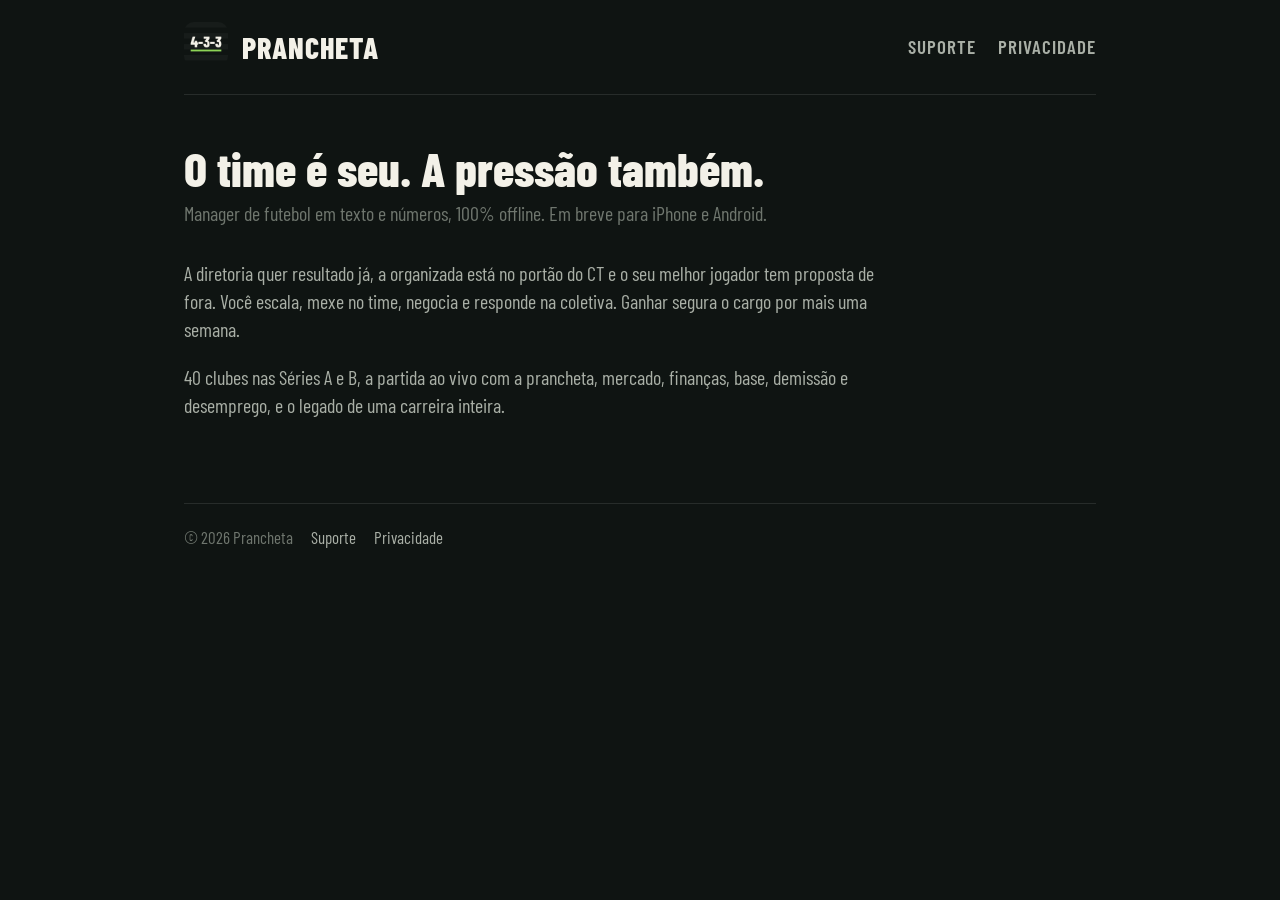
<file: prancheta/index.html>
<!doctype html>
<html lang="pt-BR">
<head>
  <meta charset="utf-8">
  <meta name="viewport" content="width=device-width, initial-scale=1">
  <title>Prancheta · Técnico de Futebol</title>
  <meta name="description" content="Prancheta: o time é seu, a pressão também. Manager de futebol em texto e números, offline.">
  <link rel="icon" href="icon.png">
  <link rel="preconnect" href="https://fonts.googleapis.com">
  <link rel="preconnect" href="https://fonts.gstatic.com" crossorigin>
  <link href="https://fonts.googleapis.com/css2?family=Barlow+Condensed:wght@500;600;700;800&display=swap" rel="stylesheet">
  <link rel="stylesheet" href="style.css">
</head>
<body>
  <div class="wrap">
    <header class="top">
      <a href="index.html"><img src="icon.png" alt=""></a>
      <a class="brand" href="index.html">Prancheta</a>
      <nav>
        <a href="suporte.html">Suporte</a>
        <a href="privacidade.html">Privacidade</a>
      </nav>
    </header>

    <main class="doc">
      <h1>O time é seu. A pressão também.</h1>
      <p class="meta">Manager de futebol em texto e números, 100% offline. Em breve para iPhone e Android.</p>

      <p>A diretoria quer resultado já, a organizada está no portão do CT e o seu melhor jogador tem proposta de fora. Você escala, mexe no time, negocia e responde na coletiva. Ganhar segura o cargo por mais uma semana.</p>
      <p>40 clubes nas Séries A e B, a partida ao vivo com a prancheta, mercado, finanças, base, demissão e desemprego, e o legado de uma carreira inteira.</p>
    </main>

    <footer>
      <span>© 2026 Prancheta</span>
      <a href="suporte.html">Suporte</a>
      <a href="privacidade.html">Privacidade</a>
    </footer>
  </div>
</body>
</html>
</file>
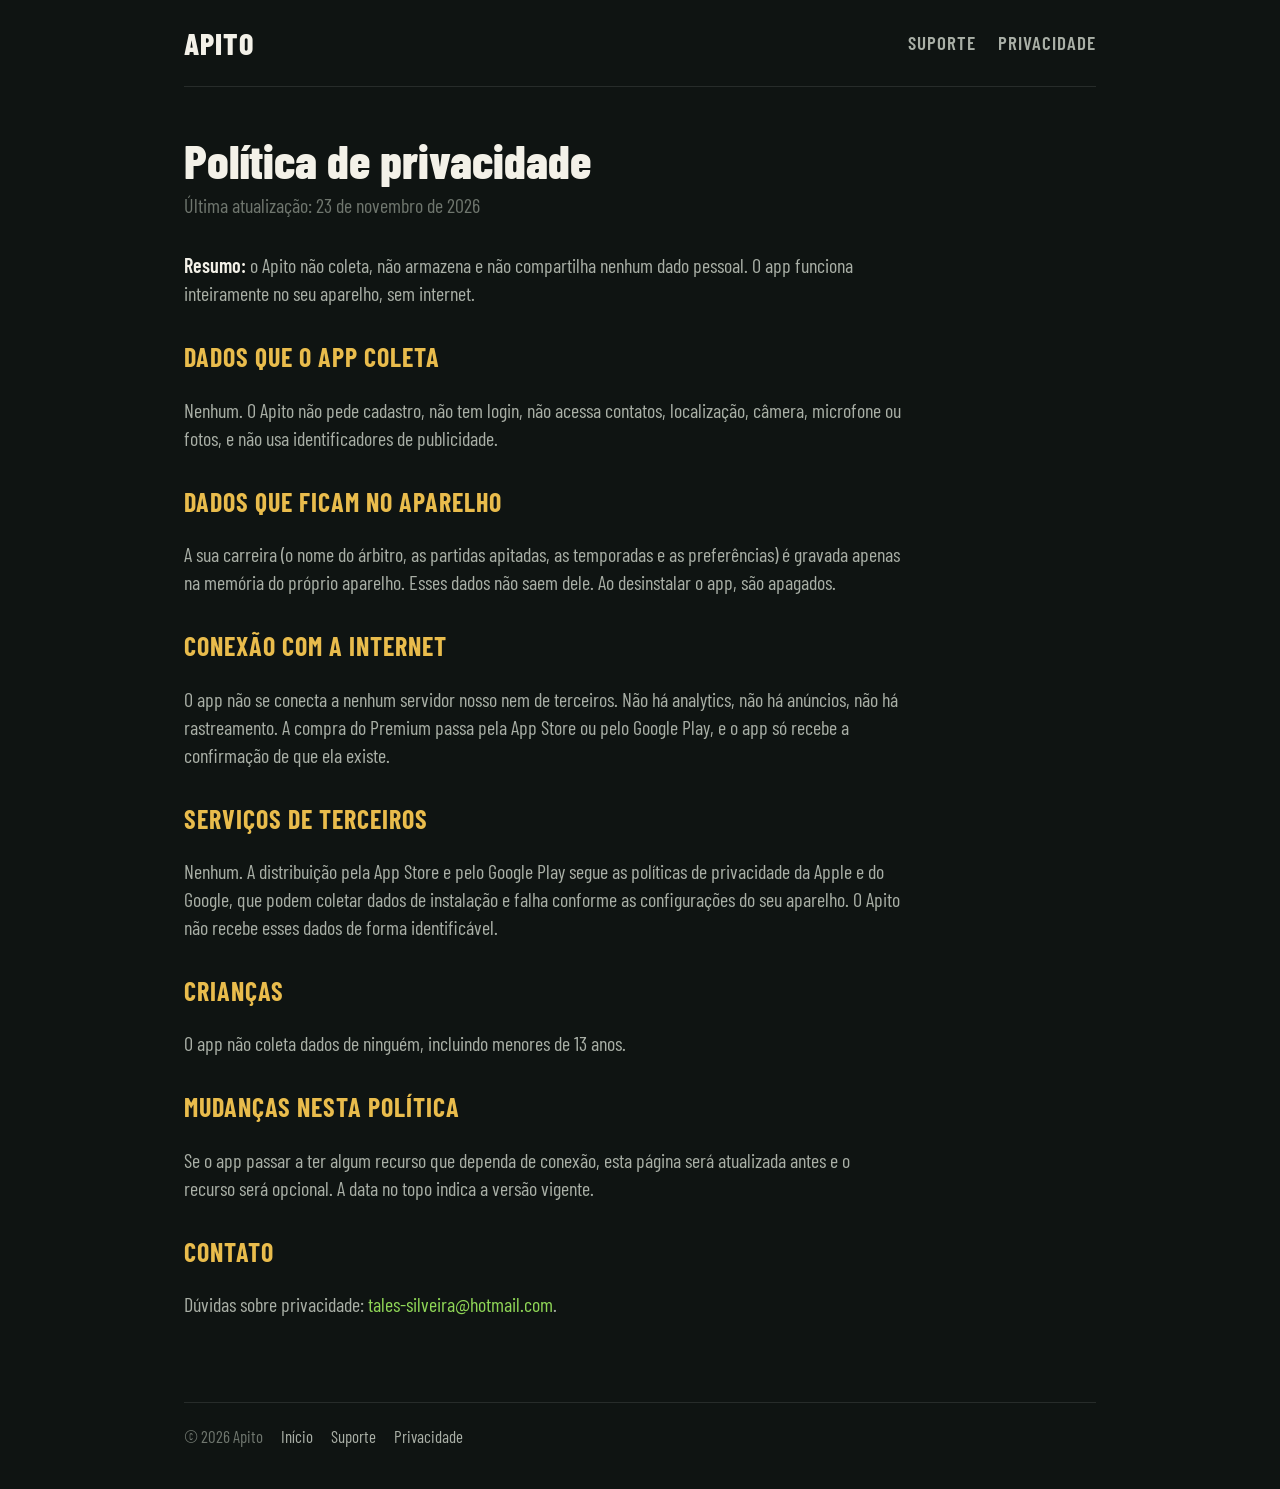
<file: apito/privacidade.html>
<!doctype html>
<html lang="pt-BR">
<head>
  <meta charset="utf-8">
  <meta name="viewport" content="width=device-width, initial-scale=1">
  <title>Privacidade · Apito</title>
  <meta name="description" content="Política de privacidade do Apito. O app não coleta, armazena nem compartilha dados pessoais.">
  <link rel="preconnect" href="https://fonts.googleapis.com">
  <link rel="preconnect" href="https://fonts.gstatic.com" crossorigin>
  <link href="https://fonts.googleapis.com/css2?family=Barlow+Condensed:wght@500;600;700;800&display=swap" rel="stylesheet">
  <link rel="stylesheet" href="style.css">
</head>
<body>
  <div class="wrap">
    <header class="top">
      <a class="brand" href="index.html">Apito</a>
      <nav>
        <a href="suporte.html">Suporte</a>
        <a href="privacidade.html">Privacidade</a>
      </nav>
    </header>

    <main class="doc">
      <h1>Política de privacidade</h1>
      <p class="meta">Última atualização: 23 de novembro de 2026</p>

      <p><strong>Resumo:</strong> o Apito não coleta, não armazena e não compartilha nenhum dado pessoal. O app funciona inteiramente no seu aparelho, sem internet.</p>

      <h2>Dados que o app coleta</h2>
      <p>Nenhum. O Apito não pede cadastro, não tem login, não acessa contatos, localização, câmera, microfone ou fotos, e não usa identificadores de publicidade.</p>

      <h2>Dados que ficam no aparelho</h2>
      <p>A sua carreira (o nome do árbitro, as partidas apitadas, as temporadas e as preferências) é gravada apenas na memória do próprio aparelho. Esses dados não saem dele. Ao desinstalar o app, são apagados.</p>

      <h2>Conexão com a internet</h2>
      <p>O app não se conecta a nenhum servidor nosso nem de terceiros. Não há analytics, não há anúncios, não há rastreamento. A compra do Premium passa pela App Store ou pelo Google Play, e o app só recebe a confirmação de que ela existe.</p>

      <h2>Serviços de terceiros</h2>
      <p>Nenhum. A distribuição pela App Store e pelo Google Play segue as políticas de privacidade da Apple e do Google, que podem coletar dados de instalação e falha conforme as configurações do seu aparelho. O Apito não recebe esses dados de forma identificável.</p>

      <h2>Crianças</h2>
      <p>O app não coleta dados de ninguém, incluindo menores de 13 anos.</p>

      <h2>Mudanças nesta política</h2>
      <p>Se o app passar a ter algum recurso que dependa de conexão, esta página será atualizada antes e o recurso será opcional. A data no topo indica a versão vigente.</p>

      <h2>Contato</h2>
      <p>Dúvidas sobre privacidade: <a href="mailto:tales-silveira@hotmail.com?subject=Apito%20privacidade">tales-silveira@hotmail.com</a>.</p>
    </main>

    <footer>
      <span>© 2026 Apito</span>
      <a href="index.html">Início</a>
      <a href="suporte.html">Suporte</a>
      <a href="privacidade.html">Privacidade</a>
    </footer>
  </div>
</body>
</html>
</file>
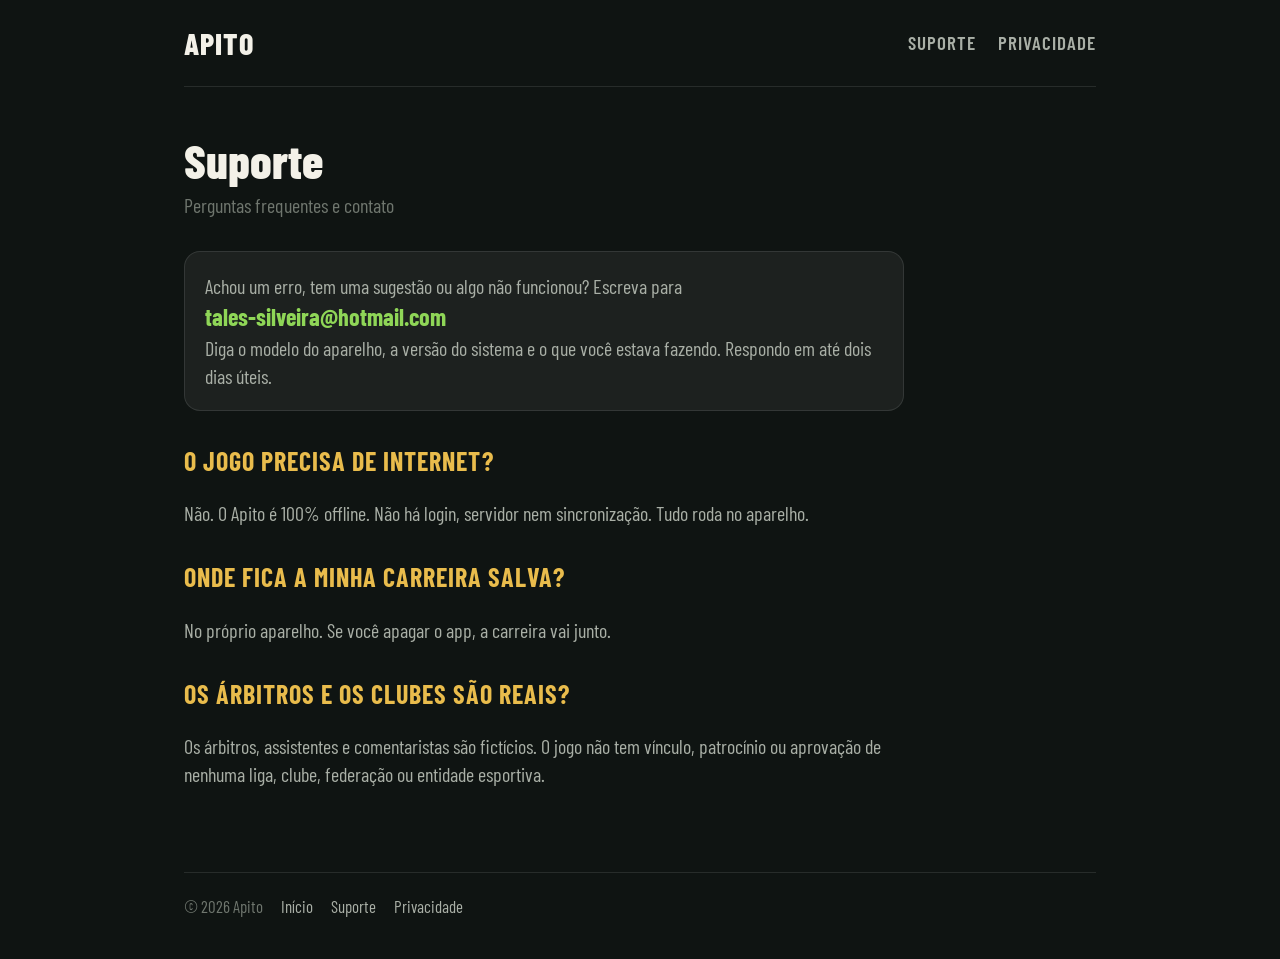
<file: apito/suporte.html>
<!doctype html>
<html lang="pt-BR">
<head>
  <meta charset="utf-8">
  <meta name="viewport" content="width=device-width, initial-scale=1">
  <title>Suporte · Apito</title>
  <meta name="description" content="Perguntas frequentes e contato do Apito.">
  <link rel="preconnect" href="https://fonts.googleapis.com">
  <link rel="preconnect" href="https://fonts.gstatic.com" crossorigin>
  <link href="https://fonts.googleapis.com/css2?family=Barlow+Condensed:wght@500;600;700;800&display=swap" rel="stylesheet">
  <link rel="stylesheet" href="style.css">
</head>
<body>
  <div class="wrap">
    <header class="top">
      <a class="brand" href="index.html">Apito</a>
      <nav>
        <a href="suporte.html">Suporte</a>
        <a href="privacidade.html">Privacidade</a>
      </nav>
    </header>

    <main class="doc">
      <h1>Suporte</h1>
      <p class="meta">Perguntas frequentes e contato</p>

      <div class="contact">
        <p>Achou um erro, tem uma sugestão ou algo não funcionou? Escreva para</p>
        <p><a href="mailto:tales-silveira@hotmail.com?subject=Apito">tales-silveira@hotmail.com</a></p>
        <p>Diga o modelo do aparelho, a versão do sistema e o que você estava fazendo. Respondo em até dois dias úteis.</p>
      </div>

      <h2>O jogo precisa de internet?</h2>
      <p>Não. O Apito é 100% offline. Não há login, servidor nem sincronização. Tudo roda no aparelho.</p>

      <h2>Onde fica a minha carreira salva?</h2>
      <p>No próprio aparelho. Se você apagar o app, a carreira vai junto.</p>

      <h2>Os árbitros e os clubes são reais?</h2>
      <p>Os árbitros, assistentes e comentaristas são fictícios. O jogo não tem vínculo, patrocínio ou aprovação de nenhuma liga, clube, federação ou entidade esportiva.</p>
    </main>

    <footer>
      <span>© 2026 Apito</span>
      <a href="index.html">Início</a>
      <a href="suporte.html">Suporte</a>
      <a href="privacidade.html">Privacidade</a>
    </footer>
  </div>
</body>
</html>
</file>
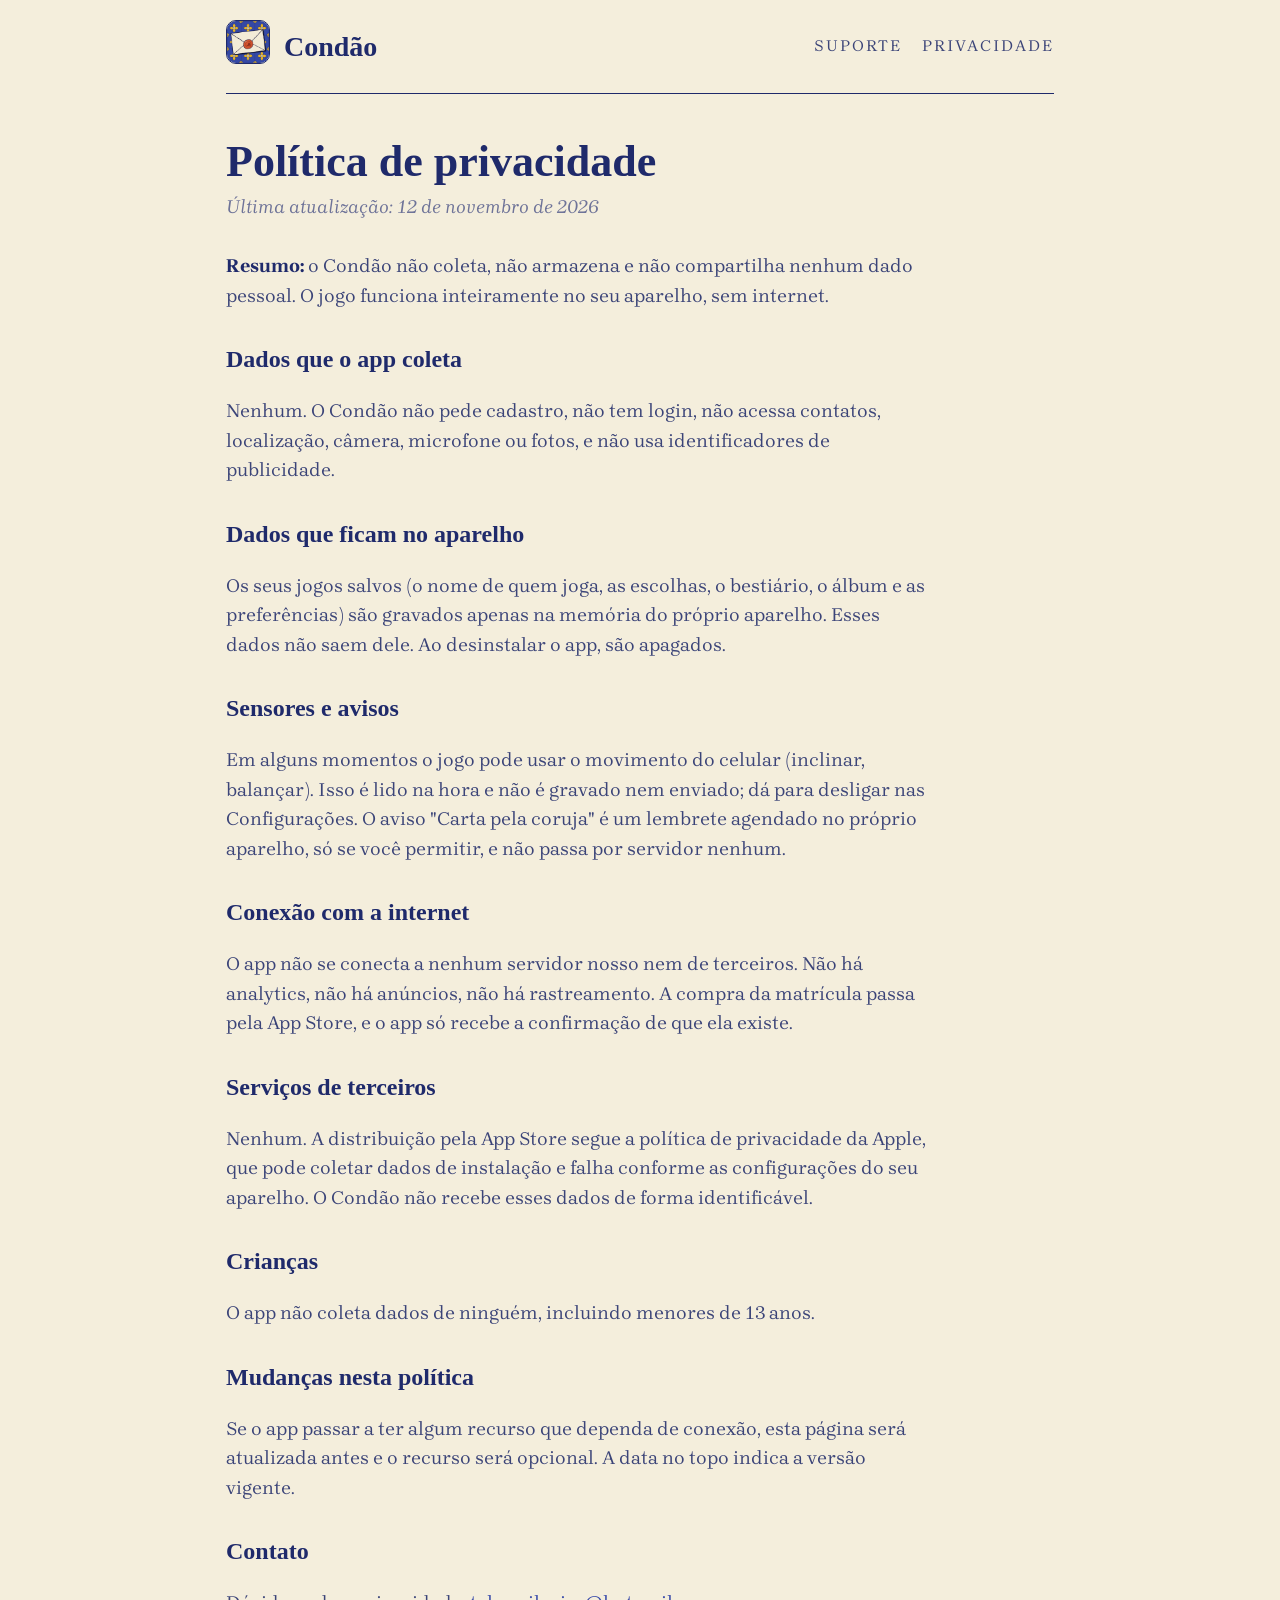
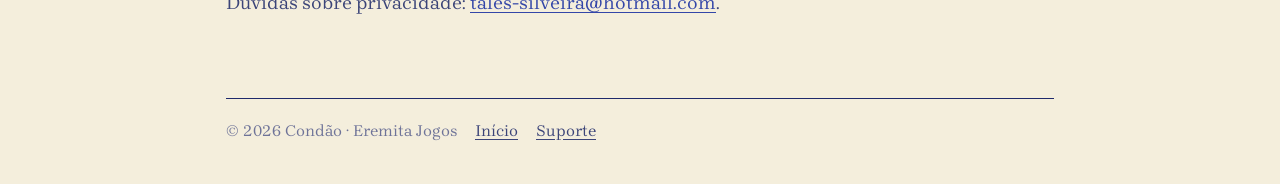
<file: condao/privacidade.html>
<!doctype html>
<html lang="pt-BR">
<head>
  <meta charset="utf-8">
  <meta name="viewport" content="width=device-width, initial-scale=1">
  <title>Privacidade · Condão</title>
  <meta name="description" content="Política de privacidade do Condão: Escola de Magia. O app não coleta, armazena nem compartilha dados pessoais.">
  <link rel="icon" href="icon.png">
  <link rel="preconnect" href="https://fonts.googleapis.com">
  <link rel="preconnect" href="https://fonts.gstatic.com" crossorigin>
  <link href="https://fonts.googleapis.com/css2?family=Brygada+1918:ital,wght@0,400;0,600;1,400&family=Old+Standard+TT:wght@700&display=swap" rel="stylesheet">
  <link rel="stylesheet" href="style.css">
</head>
<body>
  <div class="wrap">
    <header class="top">
      <a href="index.html"><img src="icon.png" alt=""></a>
      <a class="brand" href="index.html">Condão</a>
      <nav>
        <a href="suporte.html">Suporte</a>
        <a href="privacidade.html">Privacidade</a>
      </nav>
    </header>

    <main class="doc">
      <h1>Política de privacidade</h1>
      <p class="meta">Última atualização: 12 de novembro de 2026</p>

      <p><strong>Resumo:</strong> o Condão não coleta, não armazena e não compartilha nenhum dado pessoal. O jogo funciona inteiramente no seu aparelho, sem internet.</p>

      <h2>Dados que o app coleta</h2>
      <p>Nenhum. O Condão não pede cadastro, não tem login, não acessa contatos, localização, câmera, microfone ou fotos, e não usa identificadores de publicidade.</p>

      <h2>Dados que ficam no aparelho</h2>
      <p>Os seus jogos salvos (o nome de quem joga, as escolhas, o bestiário, o álbum e as preferências) são gravados apenas na memória do próprio aparelho. Esses dados não saem dele. Ao desinstalar o app, são apagados.</p>

      <h2>Sensores e avisos</h2>
      <p>Em alguns momentos o jogo pode usar o movimento do celular (inclinar, balançar). Isso é lido na hora e não é gravado nem enviado; dá para desligar nas Configurações. O aviso "Carta pela coruja" é um lembrete agendado no próprio aparelho, só se você permitir, e não passa por servidor nenhum.</p>

      <h2>Conexão com a internet</h2>
      <p>O app não se conecta a nenhum servidor nosso nem de terceiros. Não há analytics, não há anúncios, não há rastreamento. A compra da matrícula passa pela App Store, e o app só recebe a confirmação de que ela existe.</p>

      <h2>Serviços de terceiros</h2>
      <p>Nenhum. A distribuição pela App Store segue a política de privacidade da Apple, que pode coletar dados de instalação e falha conforme as configurações do seu aparelho. O Condão não recebe esses dados de forma identificável.</p>

      <h2>Crianças</h2>
      <p>O app não coleta dados de ninguém, incluindo menores de 13 anos.</p>

      <h2>Mudanças nesta política</h2>
      <p>Se o app passar a ter algum recurso que dependa de conexão, esta página será atualizada antes e o recurso será opcional. A data no topo indica a versão vigente.</p>

      <h2>Contato</h2>
      <p>Dúvidas sobre privacidade: <a href="mailto:tales-silveira@hotmail.com?subject=Cond%C3%A3o%20privacidade">tales-silveira@hotmail.com</a>.</p>
    </main>

    <footer>
      <span>© 2026 Condão · Eremita Jogos</span>
      <a href="index.html">Início</a>
      <a href="suporte.html">Suporte</a>
    </footer>
  </div>
</body>
</html>
</file>
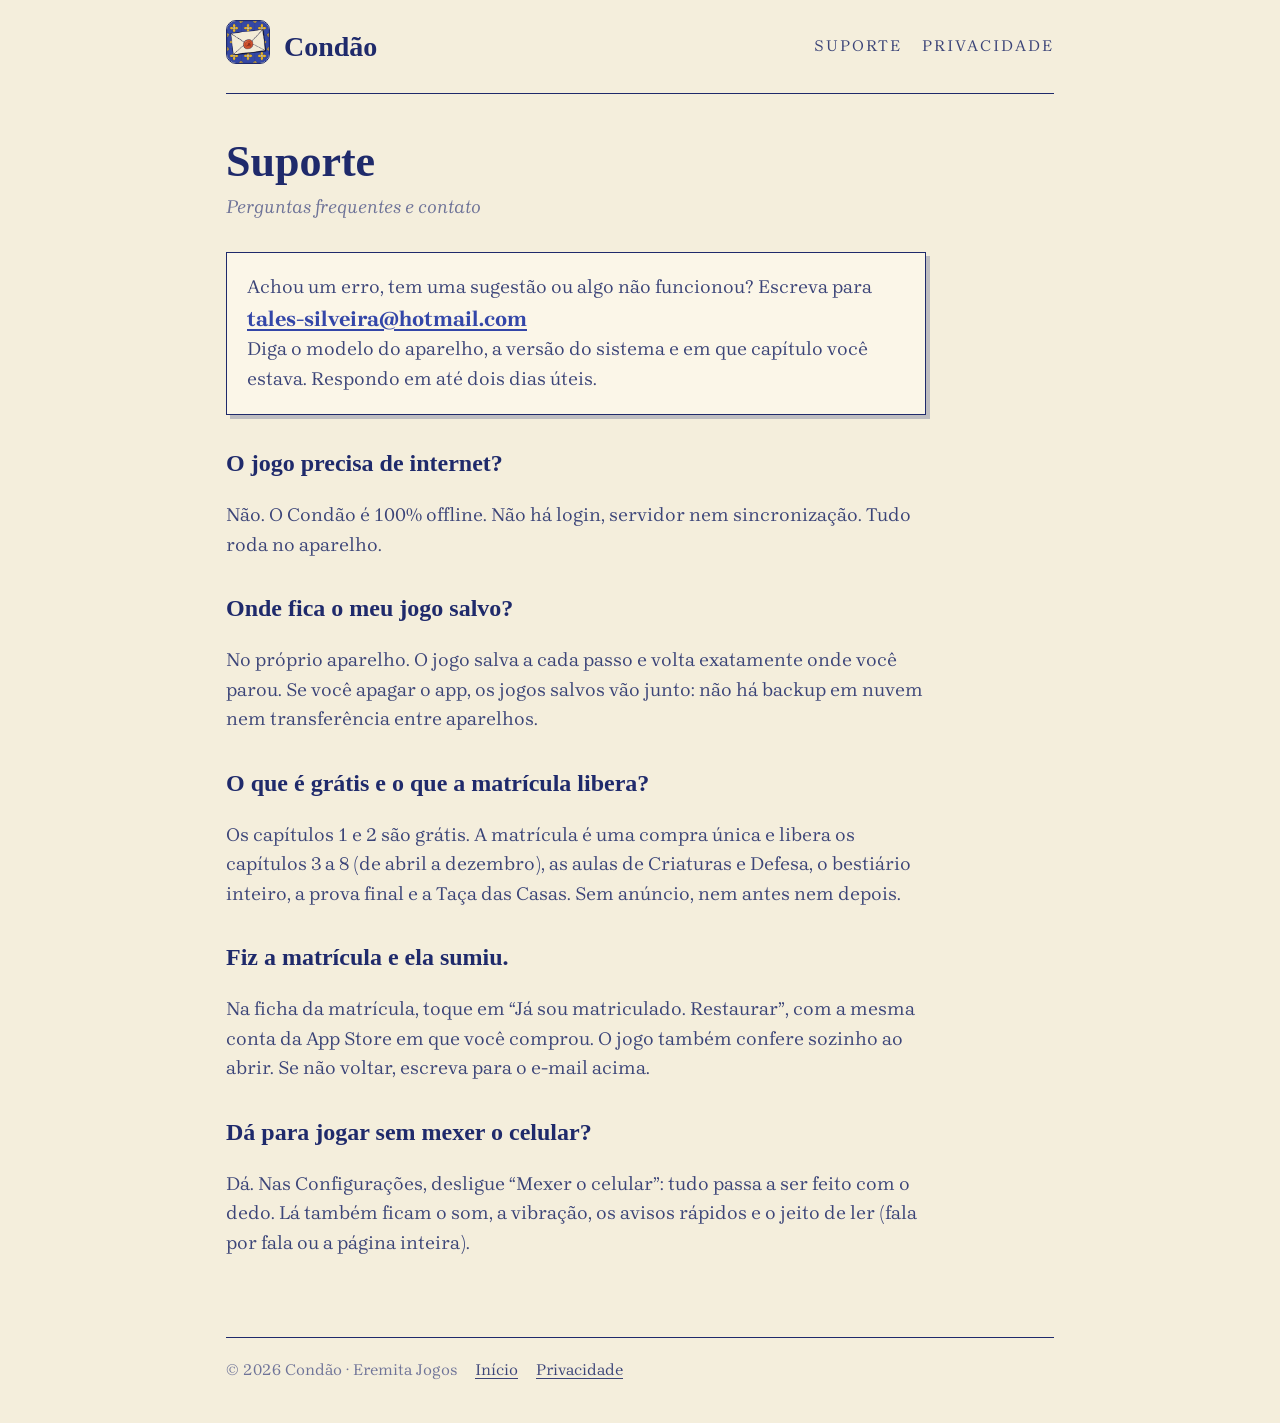
<file: condao/suporte.html>
<!doctype html>
<html lang="pt-BR">
<head>
  <meta charset="utf-8">
  <meta name="viewport" content="width=device-width, initial-scale=1">
  <title>Suporte · Condão</title>
  <meta name="description" content="Perguntas frequentes e contato do Condão: Escola de Magia.">
  <link rel="icon" href="icon.png">
  <link rel="preconnect" href="https://fonts.googleapis.com">
  <link rel="preconnect" href="https://fonts.gstatic.com" crossorigin>
  <link href="https://fonts.googleapis.com/css2?family=Brygada+1918:ital,wght@0,400;0,600;1,400&family=Old+Standard+TT:wght@700&display=swap" rel="stylesheet">
  <link rel="stylesheet" href="style.css">
</head>
<body>
  <div class="wrap">
    <header class="top">
      <a href="index.html"><img src="icon.png" alt=""></a>
      <a class="brand" href="index.html">Condão</a>
      <nav>
        <a href="suporte.html">Suporte</a>
        <a href="privacidade.html">Privacidade</a>
      </nav>
    </header>

    <main class="doc">
      <h1>Suporte</h1>
      <p class="meta">Perguntas frequentes e contato</p>

      <div class="contact">
        <p>Achou um erro, tem uma sugestão ou algo não funcionou? Escreva para</p>
        <p><a href="mailto:tales-silveira@hotmail.com?subject=Cond%C3%A3o">tales-silveira@hotmail.com</a></p>
        <p>Diga o modelo do aparelho, a versão do sistema e em que capítulo você estava. Respondo em até dois dias úteis.</p>
      </div>

      <h2>O jogo precisa de internet?</h2>
      <p>Não. O Condão é 100% offline. Não há login, servidor nem sincronização. Tudo roda no aparelho.</p>

      <h2>Onde fica o meu jogo salvo?</h2>
      <p>No próprio aparelho. O jogo salva a cada passo e volta exatamente onde você parou. Se você apagar o app, os jogos salvos vão junto: não há backup em nuvem nem transferência entre aparelhos.</p>

      <h2>O que é grátis e o que a matrícula libera?</h2>
      <p>Os capítulos 1 e 2 são grátis. A matrícula é uma compra única e libera os capítulos 3 a 8 (de abril a dezembro), as aulas de Criaturas e Defesa, o bestiário inteiro, a prova final e a Taça das Casas. Sem anúncio, nem antes nem depois.</p>

      <h2>Fiz a matrícula e ela sumiu.</h2>
      <p>Na ficha da matrícula, toque em “Já sou matriculado. Restaurar”, com a mesma conta da App Store em que você comprou. O jogo também confere sozinho ao abrir. Se não voltar, escreva para o e-mail acima.</p>

      <h2>Dá para jogar sem mexer o celular?</h2>
      <p>Dá. Nas Configurações, desligue “Mexer o celular”: tudo passa a ser feito com o dedo. Lá também ficam o som, a vibração, os avisos rápidos e o jeito de ler (fala por fala ou a página inteira).</p>
    </main>

    <footer>
      <span>© 2026 Condão · Eremita Jogos</span>
      <a href="index.html">Início</a>
      <a href="privacidade.html">Privacidade</a>
    </footer>
  </div>
</body>
</html>
</file>
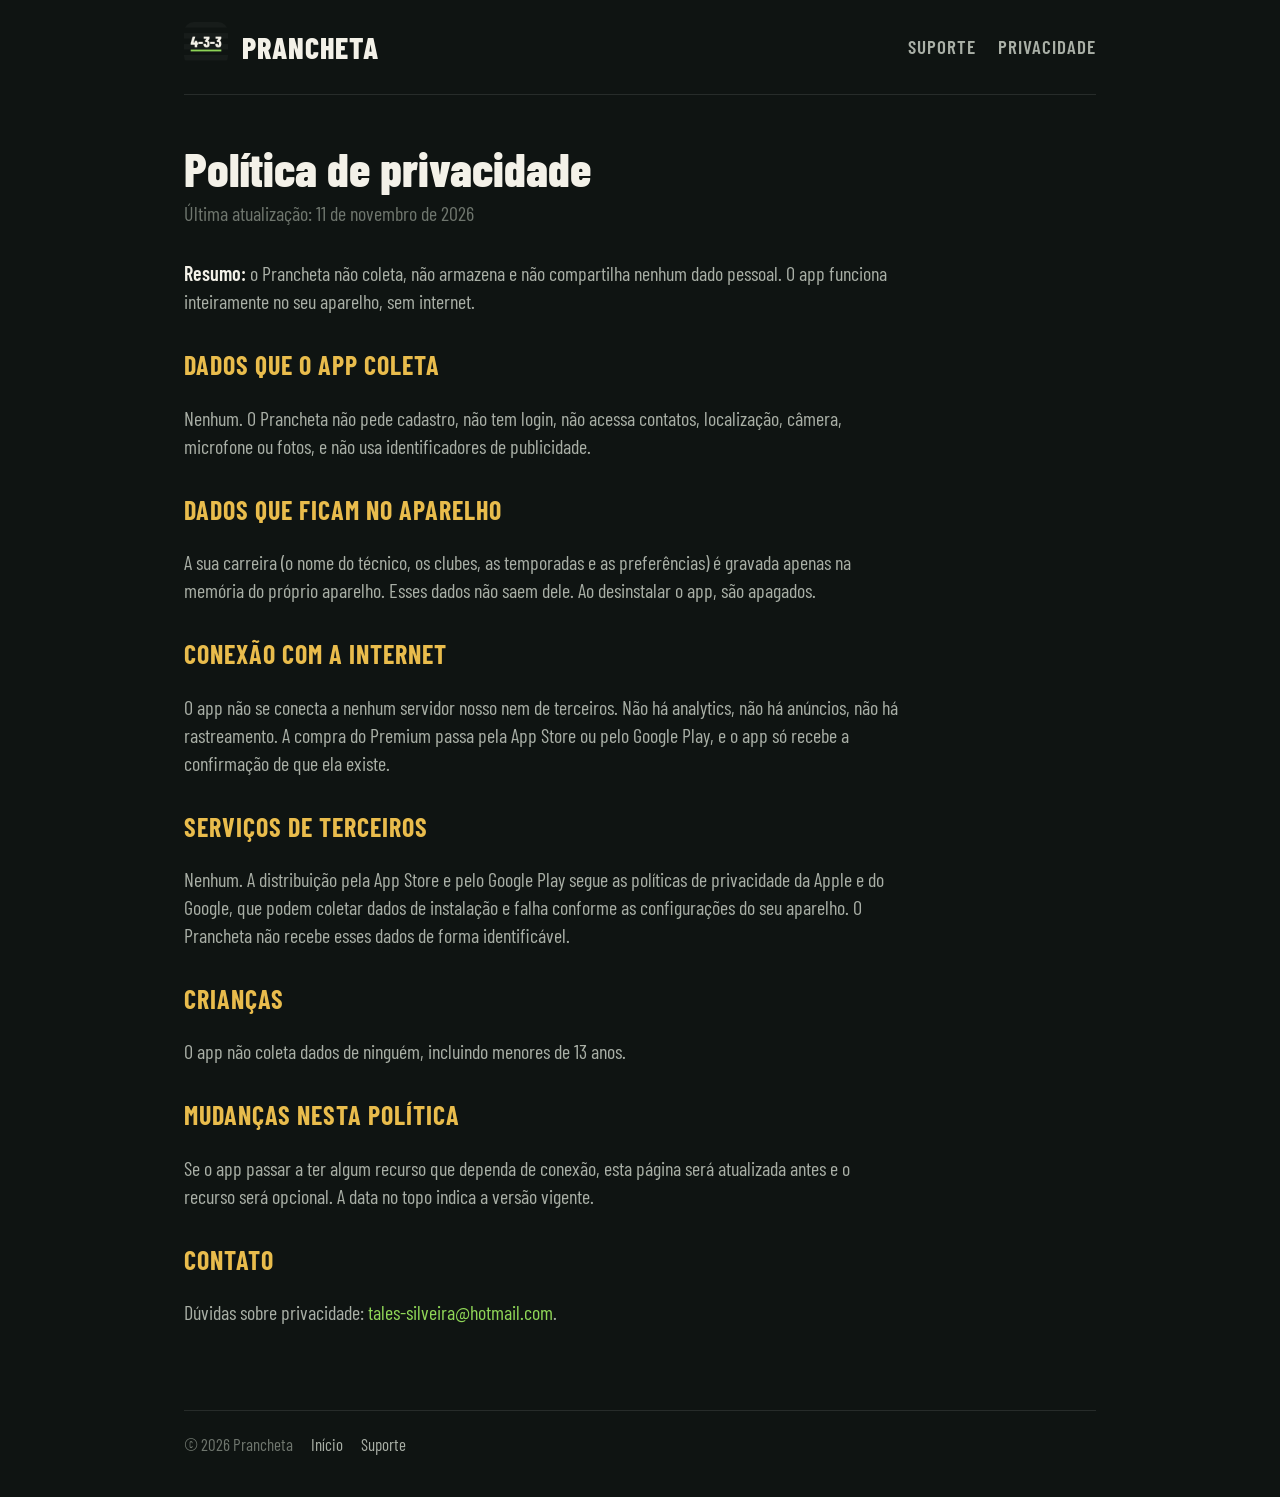
<file: prancheta/privacidade.html>
<!doctype html>
<html lang="pt-BR">
<head>
  <meta charset="utf-8">
  <meta name="viewport" content="width=device-width, initial-scale=1">
  <title>Privacidade · Prancheta</title>
  <meta name="description" content="Política de privacidade do Prancheta. O app não coleta, armazena nem compartilha dados pessoais.">
  <link rel="icon" href="icon.png">
  <link rel="preconnect" href="https://fonts.googleapis.com">
  <link rel="preconnect" href="https://fonts.gstatic.com" crossorigin>
  <link href="https://fonts.googleapis.com/css2?family=Barlow+Condensed:wght@500;600;700;800&display=swap" rel="stylesheet">
  <link rel="stylesheet" href="style.css">
</head>
<body>
  <div class="wrap">
    <header class="top">
      <a href="index.html"><img src="icon.png" alt=""></a>
      <a class="brand" href="index.html">Prancheta</a>
      <nav>
        <a href="suporte.html">Suporte</a>
        <a href="privacidade.html">Privacidade</a>
      </nav>
    </header>

    <main class="doc">
      <h1>Política de privacidade</h1>
      <p class="meta">Última atualização: 11 de novembro de 2026</p>

      <p><strong>Resumo:</strong> o Prancheta não coleta, não armazena e não compartilha nenhum dado pessoal. O app funciona inteiramente no seu aparelho, sem internet.</p>

      <h2>Dados que o app coleta</h2>
      <p>Nenhum. O Prancheta não pede cadastro, não tem login, não acessa contatos, localização, câmera, microfone ou fotos, e não usa identificadores de publicidade.</p>

      <h2>Dados que ficam no aparelho</h2>
      <p>A sua carreira (o nome do técnico, os clubes, as temporadas e as preferências) é gravada apenas na memória do próprio aparelho. Esses dados não saem dele. Ao desinstalar o app, são apagados.</p>

      <h2>Conexão com a internet</h2>
      <p>O app não se conecta a nenhum servidor nosso nem de terceiros. Não há analytics, não há anúncios, não há rastreamento. A compra do Premium passa pela App Store ou pelo Google Play, e o app só recebe a confirmação de que ela existe.</p>

      <h2>Serviços de terceiros</h2>
      <p>Nenhum. A distribuição pela App Store e pelo Google Play segue as políticas de privacidade da Apple e do Google, que podem coletar dados de instalação e falha conforme as configurações do seu aparelho. O Prancheta não recebe esses dados de forma identificável.</p>

      <h2>Crianças</h2>
      <p>O app não coleta dados de ninguém, incluindo menores de 13 anos.</p>

      <h2>Mudanças nesta política</h2>
      <p>Se o app passar a ter algum recurso que dependa de conexão, esta página será atualizada antes e o recurso será opcional. A data no topo indica a versão vigente.</p>

      <h2>Contato</h2>
      <p>Dúvidas sobre privacidade: <a href="mailto:tales-silveira@hotmail.com?subject=Prancheta%20privacidade">tales-silveira@hotmail.com</a>.</p>
    </main>

    <footer>
      <span>© 2026 Prancheta</span>
      <a href="index.html">Início</a>
      <a href="suporte.html">Suporte</a>
    </footer>
  </div>
</body>
</html>
</file>
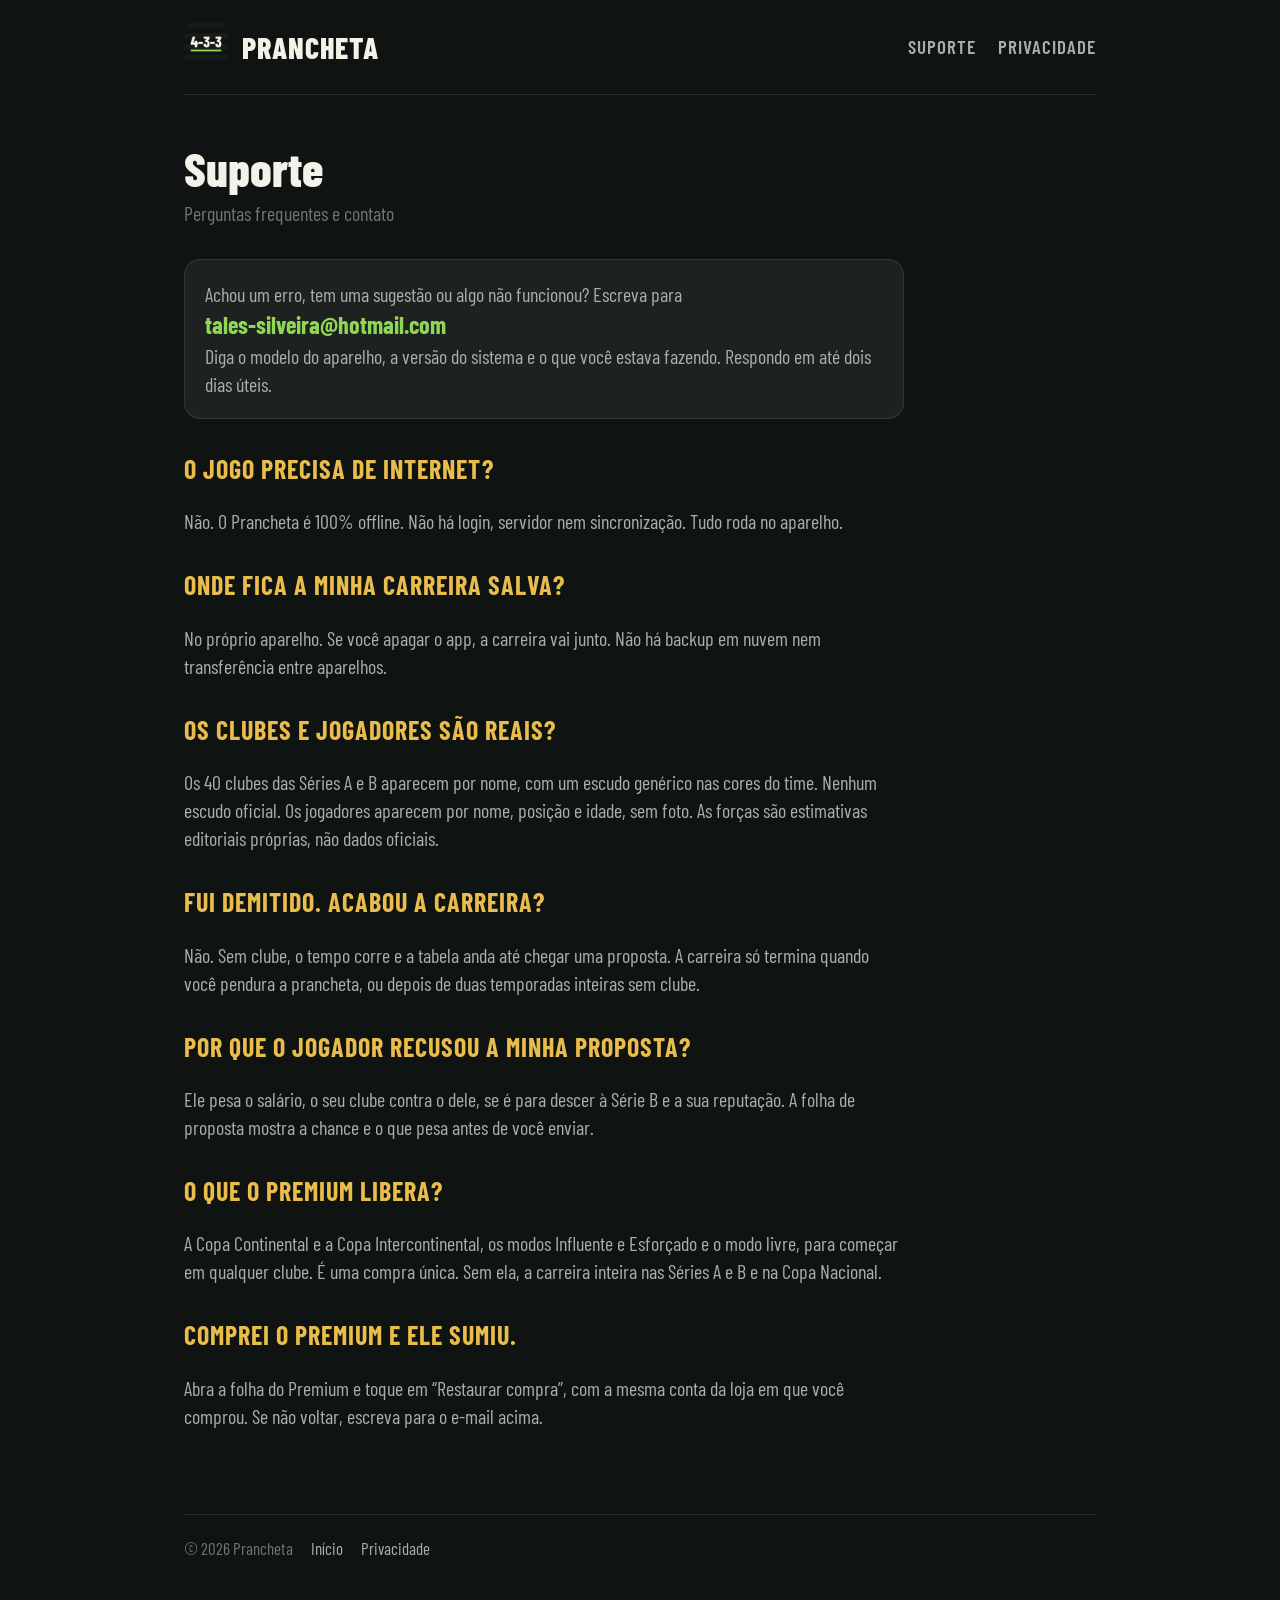
<file: prancheta/suporte.html>
<!doctype html>
<html lang="pt-BR">
<head>
  <meta charset="utf-8">
  <meta name="viewport" content="width=device-width, initial-scale=1">
  <title>Suporte · Prancheta</title>
  <meta name="description" content="Perguntas frequentes e contato do Prancheta, o jogo de técnico de futebol em texto e números.">
  <link rel="icon" href="icon.png">
  <link rel="preconnect" href="https://fonts.googleapis.com">
  <link rel="preconnect" href="https://fonts.gstatic.com" crossorigin>
  <link href="https://fonts.googleapis.com/css2?family=Barlow+Condensed:wght@500;600;700;800&display=swap" rel="stylesheet">
  <link rel="stylesheet" href="style.css">
</head>
<body>
  <div class="wrap">
    <header class="top">
      <a href="index.html"><img src="icon.png" alt=""></a>
      <a class="brand" href="index.html">Prancheta</a>
      <nav>
        <a href="suporte.html">Suporte</a>
        <a href="privacidade.html">Privacidade</a>
      </nav>
    </header>

    <main class="doc">
      <h1>Suporte</h1>
      <p class="meta">Perguntas frequentes e contato</p>

      <div class="contact">
        <p>Achou um erro, tem uma sugestão ou algo não funcionou? Escreva para</p>
        <p><a href="mailto:tales-silveira@hotmail.com?subject=Prancheta">tales-silveira@hotmail.com</a></p>
        <p>Diga o modelo do aparelho, a versão do sistema e o que você estava fazendo. Respondo em até dois dias úteis.</p>
      </div>

      <h2>O jogo precisa de internet?</h2>
      <p>Não. O Prancheta é 100% offline. Não há login, servidor nem sincronização. Tudo roda no aparelho.</p>

      <h2>Onde fica a minha carreira salva?</h2>
      <p>No próprio aparelho. Se você apagar o app, a carreira vai junto. Não há backup em nuvem nem transferência entre aparelhos.</p>

      <h2>Os clubes e jogadores são reais?</h2>
      <p>Os 40 clubes das Séries A e B aparecem por nome, com um escudo genérico nas cores do time. Nenhum escudo oficial. Os jogadores aparecem por nome, posição e idade, sem foto. As forças são estimativas editoriais próprias, não dados oficiais.</p>

      <h2>Fui demitido. Acabou a carreira?</h2>
      <p>Não. Sem clube, o tempo corre e a tabela anda até chegar uma proposta. A carreira só termina quando você pendura a prancheta, ou depois de duas temporadas inteiras sem clube.</p>

      <h2>Por que o jogador recusou a minha proposta?</h2>
      <p>Ele pesa o salário, o seu clube contra o dele, se é para descer à Série B e a sua reputação. A folha de proposta mostra a chance e o que pesa antes de você enviar.</p>

      <h2>O que o Premium libera?</h2>
      <p>A Copa Continental e a Copa Intercontinental, os modos Influente e Esforçado e o modo livre, para começar em qualquer clube. É uma compra única. Sem ela, a carreira inteira nas Séries A e B e na Copa Nacional.</p>

      <h2>Comprei o Premium e ele sumiu.</h2>
      <p>Abra a folha do Premium e toque em “Restaurar compra”, com a mesma conta da loja em que você comprou. Se não voltar, escreva para o e-mail acima.</p>
    </main>

    <footer>
      <span>© 2026 Prancheta</span>
      <a href="index.html">Início</a>
      <a href="privacidade.html">Privacidade</a>
    </footer>
  </div>
</body>
</html>
</file>
<file: apito/style.css>
:root {
  --bg: #0F1412;
  --panel: #1D2320;
  --pitch: #1A4D2B;
  --surface: rgba(255, 255, 255, 0.06);
  --border: rgba(255, 255, 255, 0.10);
  --text: #F3F1E8;
  --dim: #A9AFA6;
  --faint: #6F766E;
  --accent: #8FD657;
  --on-accent: #0B1705;
  --gold: #E9BC4C;
}

* { box-sizing: border-box; min-width: 0; }
html, body { overflow-x: hidden; }

html { color-scheme: dark; }

body {
  margin: 0;
  background: var(--bg);
  color: var(--text);
  font-family: 'Barlow Condensed', 'Arial Narrow', Arial, sans-serif;
  font-size: 20px;
  line-height: 1.4;
  -webkit-font-smoothing: antialiased;
}

a { color: var(--accent); text-decoration: none; }
a:hover { text-decoration: underline; }

.wrap { max-width: 960px; margin: 0 auto; padding: 0 24px; }

header.top {
  display: flex;
  align-items: center;
  gap: 14px;
  padding: 22px 0;
  border-bottom: 1px solid var(--border);
}
header.top img { width: 44px; height: 44px; border-radius: 10px; }
header.top .brand {
  font-weight: 800;
  font-size: 30px;
  letter-spacing: 1px;
  text-transform: uppercase;
  color: var(--text);
}
header.top nav { margin-left: auto; display: flex; gap: 22px; }
header.top nav a { color: var(--dim); font-weight: 600; font-size: 19px; text-transform: uppercase; letter-spacing: 1px; }
header.top nav a:hover { color: var(--text); text-decoration: none; }

.hero {
  display: grid;
  grid-template-columns: minmax(0, 1.1fr) minmax(0, 0.9fr);
  gap: 40px;
  align-items: center;
  padding: 64px 0 40px;
}
.hero .label { color: var(--accent); font-weight: 600; font-size: 18px; letter-spacing: 3px; text-transform: uppercase; }
.hero h1 { font-size: 64px; line-height: 1; font-weight: 800; margin: 12px 0 18px; }
.hero p { font-size: 26px; color: var(--dim); margin: 0 0 28px; font-weight: 500; }
.hero img { width: 100%; border-radius: 28px; border: 1px solid var(--border); display: block; }

.stores { display: flex; gap: 14px; flex-wrap: wrap; }
.btn {
  display: inline-block;
  padding: 12px 22px;
  border-radius: 12px;
  font-weight: 700;
  font-size: 20px;
  letter-spacing: 1px;
  text-transform: uppercase;
  border: 1px solid var(--border);
  background: var(--surface);
  color: var(--text);
}
.btn.primary { background: var(--accent); color: var(--on-accent); border-color: transparent; }
.btn:hover { text-decoration: none; filter: brightness(1.08); }
.btn.soon { color: var(--faint); cursor: default; }

.features {
  display: grid;
  grid-template-columns: repeat(3, 1fr);
  gap: 16px;
  padding: 24px 0 48px;
}
.feature {
  background: var(--surface);
  border: 1px solid var(--border);
  border-radius: 16px;
  padding: 20px;
}
.feature h3 { margin: 0 0 8px; font-size: 24px; font-weight: 700; text-transform: uppercase; letter-spacing: 1px; color: var(--gold); }
.feature p { margin: 0; color: var(--dim); font-size: 19px; }

.shots { display: grid; grid-template-columns: minmax(0, 1fr) minmax(0, 1fr); gap: 24px; padding: 0 0 56px; }
.shots img { width: 100%; border-radius: 28px; border: 1px solid var(--border); display: block; }

.pitch-band {
  background: var(--pitch);
  border-top: 1px solid var(--border);
  border-bottom: 1px solid var(--border);
  padding: 44px 0;
}
.pitch-band h2 { font-size: 40px; margin: 0 0 8px; font-weight: 800; text-transform: uppercase; }
.pitch-band p { margin: 0; font-size: 22px; color: rgba(243, 241, 232, 0.8); max-width: 700px; }

.doc { padding: 48px 0 64px; max-width: 720px; }
.doc h1 { font-size: 48px; font-weight: 800; margin: 0 0 6px; line-height: 1.05; }
.doc .meta { color: var(--faint); margin: 0 0 32px; }
.doc h2 { font-size: 26px; font-weight: 700; text-transform: uppercase; letter-spacing: 1px; color: var(--gold); margin: 32px 0 8px; }
.doc p, .doc li { color: var(--dim); }
.doc strong { color: var(--text); font-weight: 600; }
.doc .contact {
  margin-top: 28px;
  padding: 20px;
  background: var(--surface);
  border: 1px solid var(--border);
  border-radius: 16px;
}
.doc .contact p { margin: 0; }
.doc .contact a { font-weight: 700; font-size: 24px; }

footer {
  border-top: 1px solid var(--border);
  padding: 22px 0 40px;
  color: var(--faint);
  font-size: 17px;
  display: flex;
  gap: 18px;
  flex-wrap: wrap;
}
footer a { color: var(--dim); }

@media (max-width: 760px) {
  body { font-size: 18px; }
  .hero { grid-template-columns: 1fr; padding-top: 40px; }
  .hero h1 { font-size: 48px; }
  .hero p { font-size: 22px; }
  .hero img { max-width: 360px; margin: 0 auto; }
  .features { grid-template-columns: 1fr; }
  .shots { grid-template-columns: 1fr; }
  .shots img { max-width: 360px; margin: 0 auto; }
  header.top nav { gap: 14px; }
  header.top nav a { font-size: 16px; }
  .pitch-band h2 { font-size: 32px; }
}
</file>
<file: condao/style.css>
:root {
  --bg: #F4EEDC;
  --panel: #FBF6E8;
  --night: #141B4D;
  --border: rgba(31, 42, 107, 0.22);
  --text: #1F2A6B;
  --dim: #3B4478;
  --faint: #6E7398;
  --accent: #3346A8;
  --lamp: #F4C542;
  --urucum: #C2452A;
}

* { box-sizing: border-box; min-width: 0; }
html, body { overflow-x: hidden; }

body {
  margin: 0;
  background: var(--bg);
  color: var(--text);
  font-family: 'Brygada 1918', Georgia, serif;
  font-size: 19px;
  line-height: 1.55;
  -webkit-font-smoothing: antialiased;
}

a { color: var(--accent); text-decoration: underline; text-underline-offset: 3px; }
a:hover { color: var(--urucum); }

.wrap { max-width: 860px; margin: 0 auto; padding: 0 16px; }

header.top {
  display: flex;
  align-items: center;
  gap: 14px;
  padding: 20px 0;
  border-bottom: 1.5px solid var(--text);
}
header.top img { width: 44px; height: 44px; border-radius: 10px; border: 1.5px solid var(--text); }
header.top .brand {
  font-family: 'Old Standard TT', Georgia, serif;
  font-weight: 700;
  font-size: 28px;
  color: var(--text);
  text-decoration: none;
}
header.top nav { margin-left: auto; display: flex; gap: 20px; }
header.top nav a { color: var(--dim); font-size: 16px; letter-spacing: 2px; text-transform: uppercase; text-decoration: none; }
header.top nav a:hover { color: var(--urucum); }

.doc { padding: 44px 0 60px; max-width: 700px; }
.doc h1 { font-family: 'Old Standard TT', Georgia, serif; font-size: 44px; font-weight: 700; margin: 0 0 6px; line-height: 1.1; }
.doc .meta { color: var(--faint); font-style: italic; margin: 0 0 30px; }
.doc h2 { font-family: 'Old Standard TT', Georgia, serif; font-size: 24px; font-weight: 700; margin: 30px 0 6px; }
.doc p, .doc li { color: var(--dim); }
.doc strong { color: var(--text); }
.doc .contact {
  margin-top: 26px;
  padding: 20px;
  background: var(--panel);
  border: 1.5px solid var(--text);
  box-shadow: 4px 4px 0 rgba(31, 42, 107, 0.25);
}
.doc .contact p { margin: 0; }
.doc .contact a { font-weight: 700; font-size: 21px; overflow-wrap: anywhere; }

footer {
  border-top: 1.5px solid var(--text);
  padding: 20px 0 40px;
  color: var(--faint);
  font-size: 16px;
  display: flex;
  gap: 18px;
  flex-wrap: wrap;
}
footer a { color: var(--dim); }

@media (max-width: 600px) {
  body { font-size: 17px; }
  .doc h1 { font-size: 34px; }
  header.top .brand { font-size: 24px; }
  header.top nav { gap: 12px; }
  header.top nav a { font-size: 13px; letter-spacing: 1px; }
}
</file>
<file: prancheta/style.css>
:root {
  --bg: #0F1412;
  --panel: #1D2320;
  --pitch: #1A4D2B;
  --surface: rgba(255, 255, 255, 0.06);
  --border: rgba(255, 255, 255, 0.10);
  --text: #F3F1E8;
  --dim: #A9AFA6;
  --faint: #6F766E;
  --accent: #8FD657;
  --on-accent: #0B1705;
  --gold: #E9BC4C;
}

* { box-sizing: border-box; min-width: 0; }
html, body { overflow-x: hidden; }

html { color-scheme: dark; }

body {
  margin: 0;
  background: var(--bg);
  color: var(--text);
  font-family: 'Barlow Condensed', 'Arial Narrow', Arial, sans-serif;
  font-size: 20px;
  line-height: 1.4;
  -webkit-font-smoothing: antialiased;
}

a { color: var(--accent); text-decoration: none; }
a:hover { text-decoration: underline; }

.wrap { max-width: 960px; margin: 0 auto; padding: 0 24px; }

header.top {
  display: flex;
  align-items: center;
  gap: 14px;
  padding: 22px 0;
  border-bottom: 1px solid var(--border);
}
header.top img { width: 44px; height: 44px; border-radius: 10px; }
header.top .brand {
  font-weight: 800;
  font-size: 30px;
  letter-spacing: 1px;
  text-transform: uppercase;
  color: var(--text);
}
header.top nav { margin-left: auto; display: flex; gap: 22px; }
header.top nav a { color: var(--dim); font-weight: 600; font-size: 19px; text-transform: uppercase; letter-spacing: 1px; }
header.top nav a:hover { color: var(--text); text-decoration: none; }

.hero {
  display: grid;
  grid-template-columns: minmax(0, 1.1fr) minmax(0, 0.9fr);
  gap: 40px;
  align-items: center;
  padding: 64px 0 40px;
}
.hero .label { color: var(--accent); font-weight: 600; font-size: 18px; letter-spacing: 3px; text-transform: uppercase; }
.hero h1 { font-size: 64px; line-height: 1; font-weight: 800; margin: 12px 0 18px; }
.hero p { font-size: 26px; color: var(--dim); margin: 0 0 28px; font-weight: 500; }
.hero img { width: 100%; border-radius: 28px; border: 1px solid var(--border); display: block; }

.stores { display: flex; gap: 14px; flex-wrap: wrap; }
.btn {
  display: inline-block;
  padding: 12px 22px;
  border-radius: 12px;
  font-weight: 700;
  font-size: 20px;
  letter-spacing: 1px;
  text-transform: uppercase;
  border: 1px solid var(--border);
  background: var(--surface);
  color: var(--text);
}
.btn.primary { background: var(--accent); color: var(--on-accent); border-color: transparent; }
.btn:hover { text-decoration: none; filter: brightness(1.08); }
.btn.soon { color: var(--faint); cursor: default; }

.features {
  display: grid;
  grid-template-columns: repeat(3, 1fr);
  gap: 16px;
  padding: 24px 0 48px;
}
.feature {
  background: var(--surface);
  border: 1px solid var(--border);
  border-radius: 16px;
  padding: 20px;
}
.feature h3 { margin: 0 0 8px; font-size: 24px; font-weight: 700; text-transform: uppercase; letter-spacing: 1px; color: var(--gold); }
.feature p { margin: 0; color: var(--dim); font-size: 19px; }

.shots { display: grid; grid-template-columns: minmax(0, 1fr) minmax(0, 1fr); gap: 24px; padding: 0 0 56px; }
.shots img { width: 100%; border-radius: 28px; border: 1px solid var(--border); display: block; }

.pitch-band {
  background: var(--pitch);
  border-top: 1px solid var(--border);
  border-bottom: 1px solid var(--border);
  padding: 44px 0;
}
.pitch-band h2 { font-size: 40px; margin: 0 0 8px; font-weight: 800; text-transform: uppercase; }
.pitch-band p { margin: 0; font-size: 22px; color: rgba(243, 241, 232, 0.8); max-width: 700px; }

.doc { padding: 48px 0 64px; max-width: 720px; }
.doc h1 { font-size: 48px; font-weight: 800; margin: 0 0 6px; line-height: 1.05; }
.doc .meta { color: var(--faint); margin: 0 0 32px; }
.doc h2 { font-size: 26px; font-weight: 700; text-transform: uppercase; letter-spacing: 1px; color: var(--gold); margin: 32px 0 8px; }
.doc p, .doc li { color: var(--dim); }
.doc strong { color: var(--text); font-weight: 600; }
.doc .contact {
  margin-top: 28px;
  padding: 20px;
  background: var(--surface);
  border: 1px solid var(--border);
  border-radius: 16px;
}
.doc .contact p { margin: 0; }
.doc .contact a { font-weight: 700; font-size: 24px; }

footer {
  border-top: 1px solid var(--border);
  padding: 22px 0 40px;
  color: var(--faint);
  font-size: 17px;
  display: flex;
  gap: 18px;
  flex-wrap: wrap;
}
footer a { color: var(--dim); }

@media (max-width: 760px) {
  body { font-size: 18px; }
  .hero { grid-template-columns: 1fr; padding-top: 40px; }
  .hero h1 { font-size: 48px; }
  .hero p { font-size: 22px; }
  .hero img { max-width: 360px; margin: 0 auto; }
  .features { grid-template-columns: 1fr; }
  .shots { grid-template-columns: 1fr; }
  .shots img { max-width: 360px; margin: 0 auto; }
  header.top nav { gap: 14px; }
  header.top nav a { font-size: 16px; }
  .pitch-band h2 { font-size: 32px; }
}
</file>
